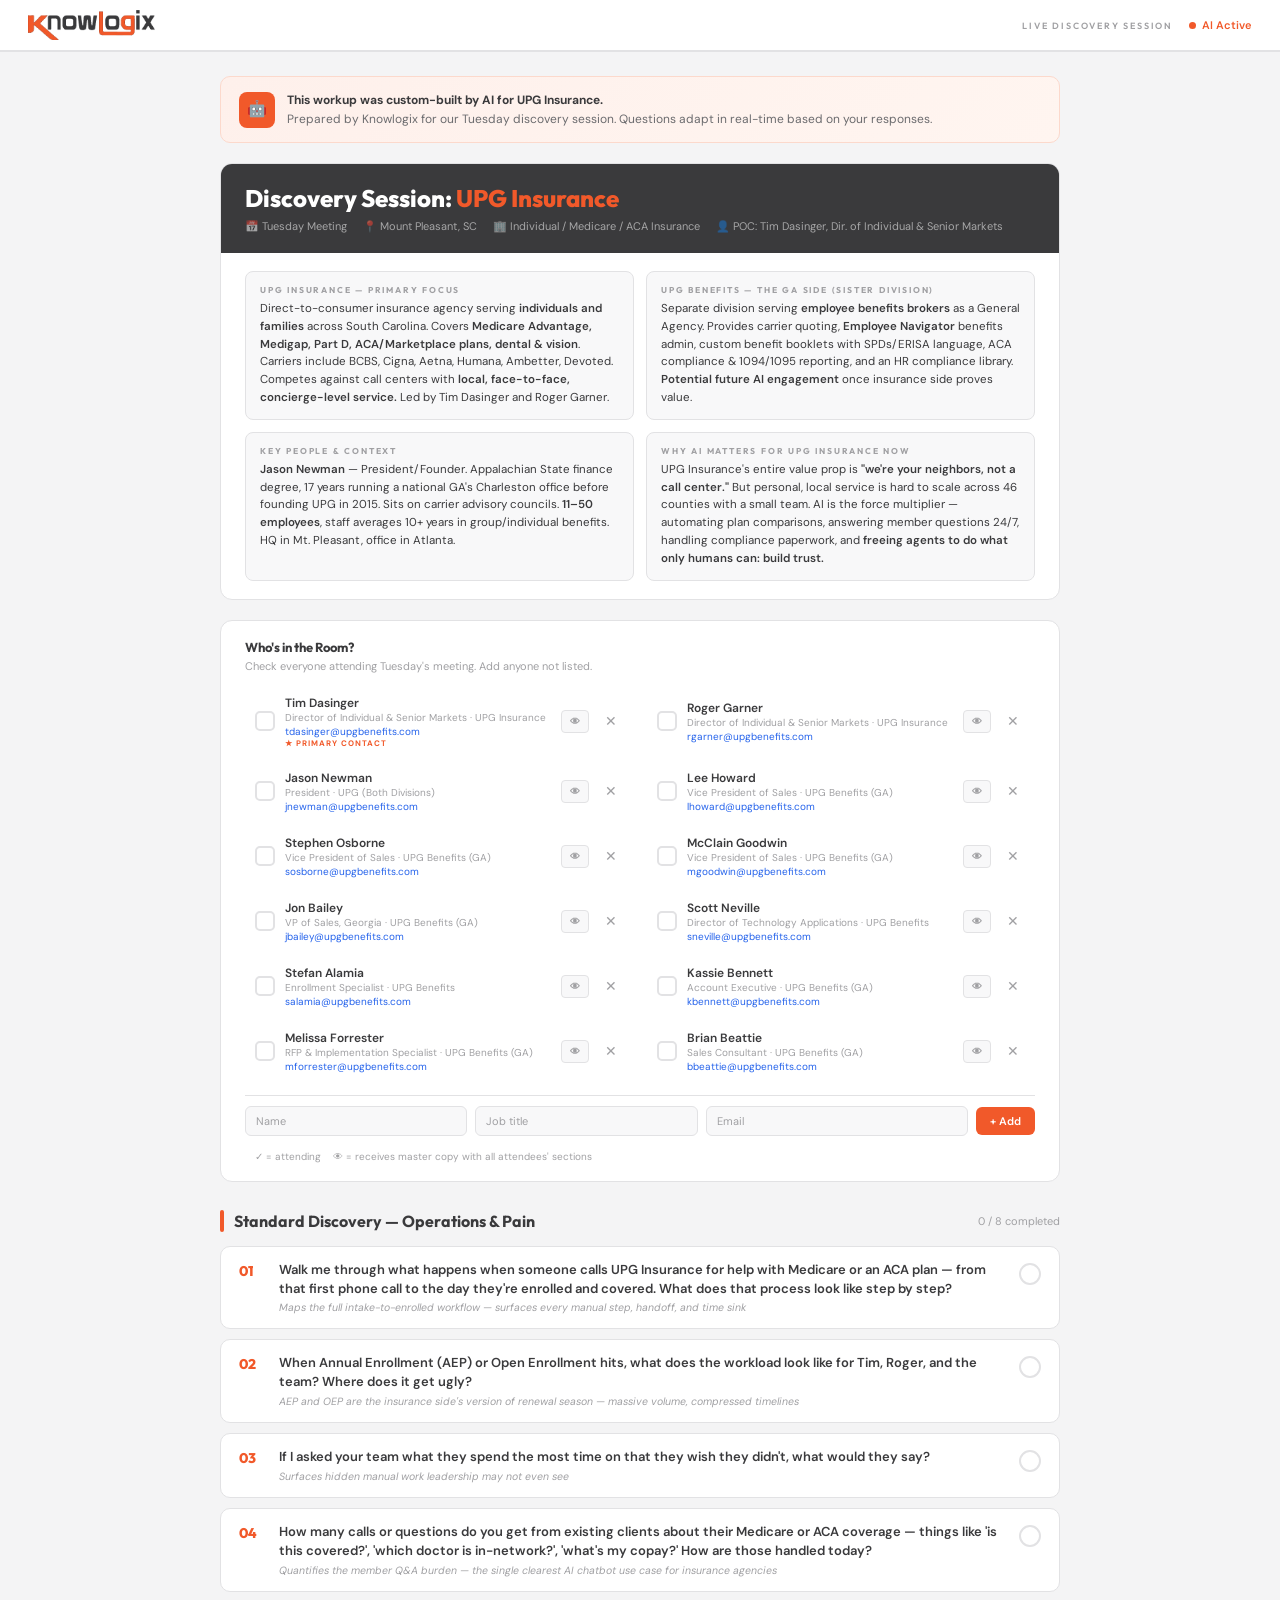
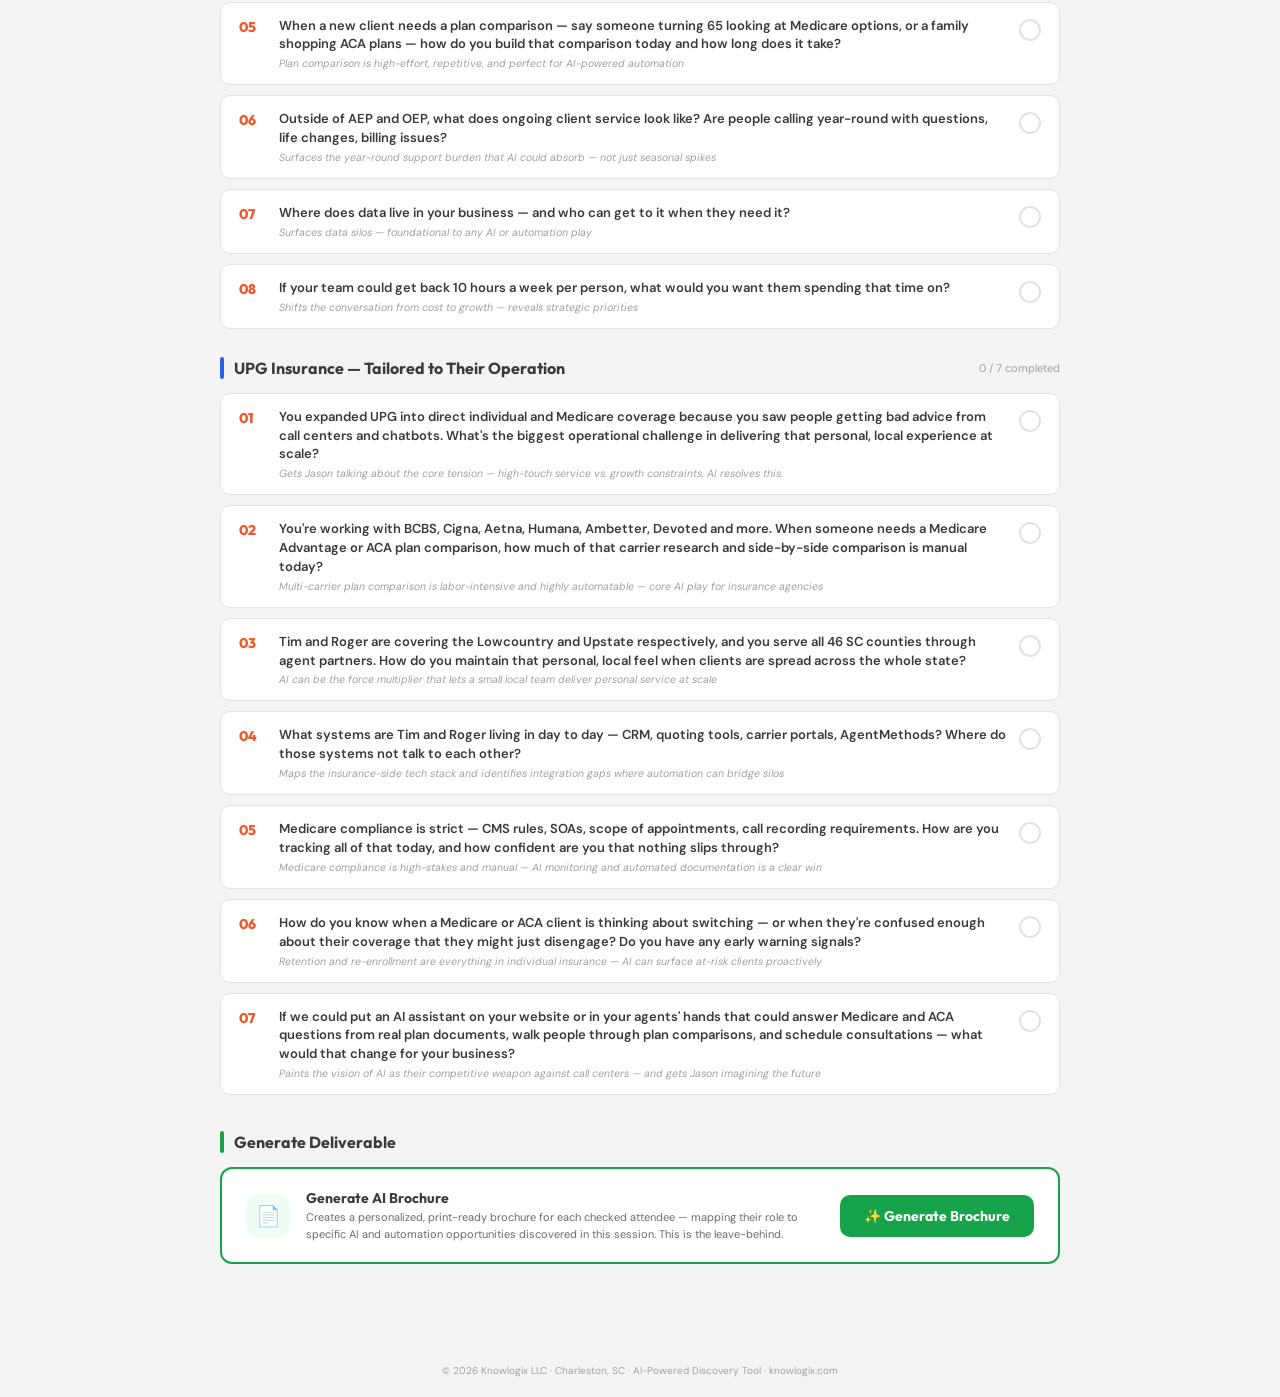
<file: index.html>
<!DOCTYPE html>
<html lang="en">
<head>
  <meta charset="UTF-8">
  <meta name="viewport" content="width=device-width, initial-scale=1.0">
  <title>Knowlogix — UPG Discovery Session</title>
  <link rel="stylesheet" href="css/styles.css">
</head>
<body>
<!-- TOP BAR -->
<div class="topbar">
  <img src="assets/knowlogix-logo.png" alt="Knowlogix">
  <div class="topbar-right">
    <span class="topbar-badge">Live Discovery Session</span>
    <span class="topbar-status"><span class="dot"></span> AI Active</span>
  </div>
</div>

<div class="container">

  <!-- AI BANNER -->
  <div class="ai-banner">
    <div class="icon-ai">🤖</div>
    <div>
      <strong>This workup was custom-built by AI for UPG Insurance.</strong><br>
      Prepared by Knowlogix for our Tuesday discovery session. Questions adapt in real-time based on your responses.
    </div>
  </div>

  <!-- CUSTOM UPG HEADER -->
  <div class="custom-header">
    <div class="custom-header-top">
      <h1>Discovery Session: <span>UPG Insurance</span></h1>
      <div class="custom-header-meta">
        <span>📅 Tuesday Meeting</span>
        <span>📍 Mount Pleasant, SC</span>
        <span>🏢 Individual / Medicare / ACA Insurance</span>
        <span>👤 POC: Tim Dasinger, Dir. of Individual & Senior Markets</span>
      </div>
    </div>
    <div class="custom-header-body">
      <div class="intel-grid">
        <div class="intel-card">
          <div class="intel-card-label">UPG Insurance — Primary Focus</div>
          <div class="intel-card-content">
            Direct-to-consumer insurance agency serving <strong>individuals and families</strong> across South Carolina. Covers <strong>Medicare Advantage, Medigap, Part D, ACA/Marketplace plans, dental & vision</strong>. Carriers include BCBS, Cigna, Aetna, Humana, Ambetter, Devoted. Competes against call centers with <strong>local, face-to-face, concierge-level service.</strong> Led by Tim Dasinger and Roger Garner.
          </div>
        </div>
        <div class="intel-card">
          <div class="intel-card-label">UPG Benefits — The GA Side (Sister Division)</div>
          <div class="intel-card-content">
            Separate division serving <strong>employee benefits brokers</strong> as a General Agency. Provides carrier quoting, <strong>Employee Navigator</strong> benefits admin, custom benefit booklets with SPDs/ERISA language, ACA compliance & 1094/1095 reporting, and an HR compliance library. <strong>Potential future AI engagement</strong> once insurance side proves value.
          </div>
        </div>
        <div class="intel-card">
          <div class="intel-card-label">Key People & Context</div>
          <div class="intel-card-content">
            <strong>Jason Newman</strong> — President/Founder. Appalachian State finance degree, 17 years running a national GA's Charleston office before founding UPG in 2015. Sits on carrier advisory councils. <strong>11–50 employees</strong>, staff averages 10+ years in group/individual benefits. HQ in Mt. Pleasant, office in Atlanta.
          </div>
        </div>
        <div class="intel-card">
          <div class="intel-card-label">Why AI Matters for UPG Insurance Now</div>
          <div class="intel-card-content">
            UPG Insurance's entire value prop is <strong>"we're your neighbors, not a call center."</strong> But personal, local service is hard to scale across 46 counties with a small team. AI is the force multiplier — automating plan comparisons, answering member questions 24/7, handling compliance paperwork, and <strong>freeing agents to do what only humans can: build trust.</strong>
          </div>
        </div>
      </div>
    </div>
  </div>

  <!-- SECTION 1: STANDARD DISCOVERY -->

  <!-- ATTENDEE PICKER -->
  <div class="attendees-section">
    <div class="attendees-title">Who's in the Room?</div>
    <div class="attendees-sub">Check everyone attending Tuesday's meeting. Add anyone not listed.</div>
    <div class="attendee-grid" id="attendee-grid">
    </div>
  </div>

  <div class="section-header">
    <div class="bar"></div>
    <h2>Standard Discovery — Operations & Pain</h2>
    <span class="count" id="count-standard">0 / 8 completed</span>
  </div>
  <div id="standard-questions"></div>

  <!-- SECTION 2: UPG-SPECIFIC -->
  <div class="section-header">
    <div class="bar" style="background: var(--blue);"></div>
    <h2>UPG Insurance — Tailored to Their Operation</h2>
    <span class="count" id="count-custom">0 / 7 completed</span>
  </div>
  <div id="custom-questions"></div>

  <!-- GENERATE BROCHURE SECTION -->
  <div class="section-header" style="margin-top:36px;">
    <div class="bar" style="background:var(--green);"></div>
    <h2>Generate Deliverable</h2>
  </div>
  <div class="gen-brochure-section">
    <div class="gen-brochure-inner">
      <div class="gen-icon">📄</div>
      <div class="gen-text">
        <div class="gen-title">Generate AI Brochure</div>
        <div class="gen-desc">Creates a personalized, print-ready brochure for each checked attendee — mapping their role to specific AI and automation opportunities discovered in this session. This is the leave-behind.</div>
      </div>
      <button class="btn-generate-brochure" id="btn-brochure" onclick="generateBrochure()">
        ✨ Generate Brochure
      </button>
    </div>
    <div id="brochure-loading" style="display:none;" class="brochure-loading">
      <div class="spinner"></div>
      <span>AI is building your personalized brochure — analyzing notes, attendees, and opportunity signals...</span>
    </div>
  </div>

  <!-- BROCHURE OUTPUT -->
  <div id="brochure-output"></div>

</div>

<div class="app-footer">
  © 2026 Knowlogix LLC · Charleston, SC · AI-Powered Discovery Tool · knowlogix.com
</div>

<script src="js/app.js"></script>
</body>
</html>
</file>
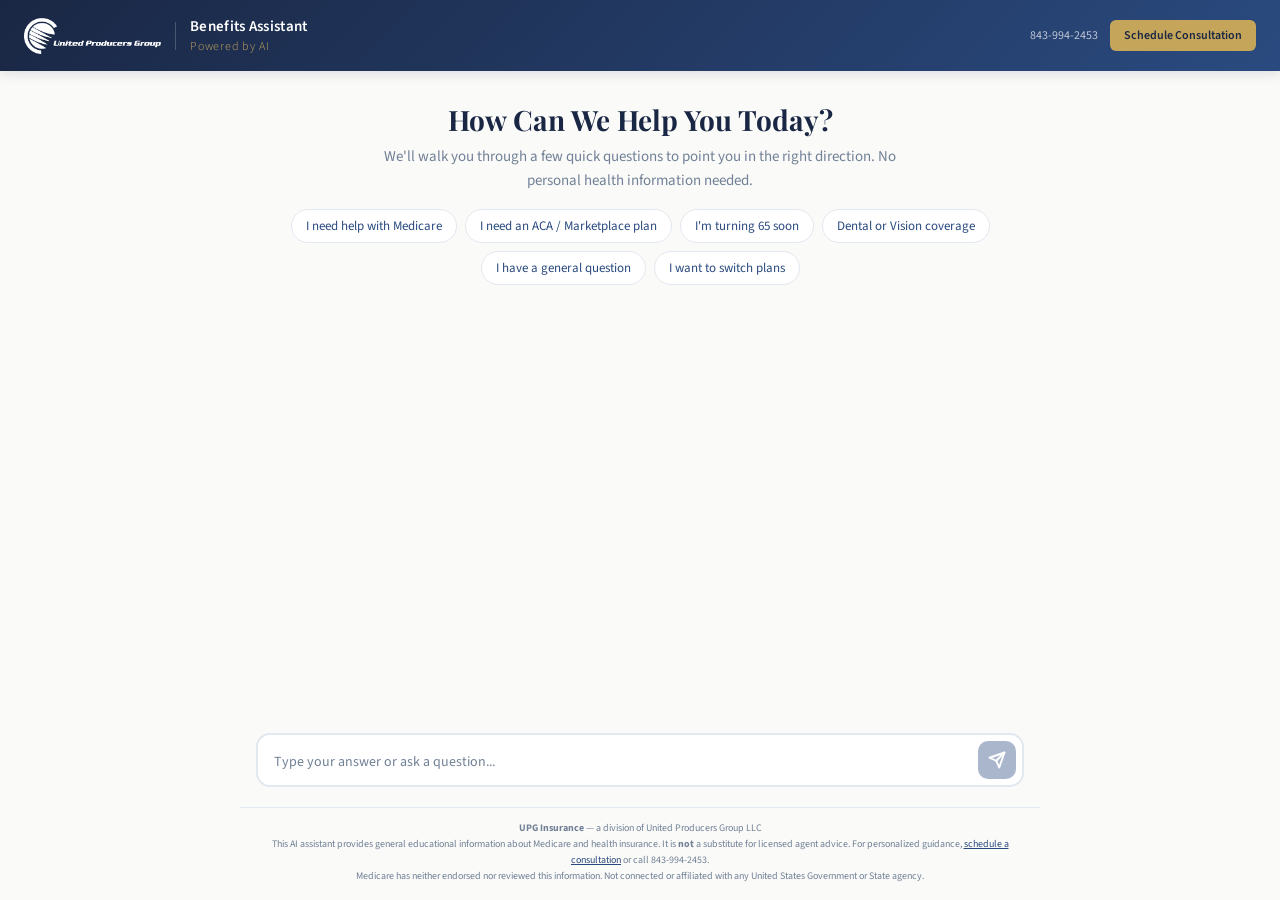
<file: chatbot/index.html>
<!DOCTYPE html>
<html lang="en">
<head>
<meta charset="UTF-8">
<meta name="viewport" content="width=device-width, initial-scale=1.0">
<title>UPG Insurance — Benefits Assistant</title>
<link rel="preconnect" href="https://fonts.googleapis.com">
<link href="https://fonts.googleapis.com/css2?family=Source+Sans+3:wght@300;400;500;600;700&family=Playfair+Display:wght@700&display=swap" rel="stylesheet">
<style>
:root {
  --upg-navy: #1a2744;
  --upg-blue: #2a4a7f;
  --upg-sky: #4a90d9;
  --upg-gold: #c5a55a;
  --upg-warm: #f5f0e8;
  --upg-bg: #fafaf8;
  --upg-white: #ffffff;
  --upg-text: #2d3748;
  --upg-muted: #718096;
  --upg-light: #e2e8f0;
  --upg-green: #38a169;
  --upg-red: #e53e3e;
}

* { margin:0; padding:0; box-sizing:border-box; }

body {
  font-family: 'Source Sans 3', -apple-system, sans-serif;
  background: var(--upg-bg);
  color: var(--upg-text);
  min-height: 100vh;
  display: flex;
  flex-direction: column;
}

/* ── HEADER ── */
.header {
  background: linear-gradient(135deg, var(--upg-navy) 0%, var(--upg-blue) 100%);
  padding: 16px 24px;
  display: flex;
  justify-content: space-between;
  align-items: center;
  box-shadow: 0 2px 12px rgba(26,39,68,0.15);
}
.header-left {
  display: flex;
  align-items: center;
  gap: 14px;
}
.header-logo {
  height: 36px;
  width: auto;
  filter: brightness(0) invert(1);
}
.header-divider {
  width: 1px;
  height: 28px;
  background: rgba(255,255,255,0.2);
}
.header-title {
  color: #fff;
  font-size: 15px;
  font-weight: 600;
  letter-spacing: 0.3px;
}
.header-title span {
  color: var(--upg-gold);
  font-weight: 300;
  font-size: 12px;
  display: block;
  margin-top: 1px;
  letter-spacing: 0.8px;
}
.header-right {
  display: flex;
  align-items: center;
  gap: 12px;
}
.header-phone {
  color: rgba(255,255,255,0.7);
  font-size: 12px;
  text-decoration: none;
}
.header-phone:hover { color: #fff; }
.btn-schedule {
  background: var(--upg-gold);
  color: var(--upg-navy);
  border: none;
  padding: 7px 14px;
  border-radius: 6px;
  font-family: 'Source Sans 3', sans-serif;
  font-size: 12px;
  font-weight: 600;
  cursor: pointer;
  text-decoration: none;
  transition: background 0.15s;
}
.btn-schedule:hover { background: #d4b46a; }

/* ── CHAT CONTAINER ── */
.chat-container {
  flex: 1;
  max-width: 800px;
  width: 100%;
  margin: 0 auto;
  display: flex;
  flex-direction: column;
  padding: 0 16px;
}

/* ── WELCOME ── */
.welcome {
  text-align: center;
  padding: 32px 20px 16px;
}
.welcome h1 {
  font-family: 'Playfair Display', serif;
  font-size: 28px;
  color: var(--upg-navy);
  margin-bottom: 8px;
  line-height: 1.2;
}
.welcome p {
  font-size: 15px;
  color: var(--upg-muted);
  max-width: 520px;
  margin: 0 auto 16px;
  line-height: 1.6;
}
.quick-topics {
  display: flex;
  flex-wrap: wrap;
  gap: 8px;
  justify-content: center;
  margin-top: 12px;
}
.topic-chip {
  background: var(--upg-white);
  border: 1px solid var(--upg-light);
  border-radius: 20px;
  padding: 7px 14px;
  font-size: 13px;
  color: var(--upg-blue);
  cursor: pointer;
  transition: all 0.15s;
  font-family: 'Source Sans 3', sans-serif;
}
.topic-chip:hover {
  background: var(--upg-blue);
  color: #fff;
  border-color: var(--upg-blue);
}

/* ── MESSAGES ── */
.messages {
  flex: 1;
  overflow-y: auto;
  padding: 8px 0 16px;
  display: flex;
  flex-direction: column;
  gap: 12px;
}
.msg {
  display: flex;
  gap: 10px;
  max-width: 85%;
  animation: fadeIn 0.3s ease;
}
@keyframes fadeIn {
  from { opacity: 0; transform: translateY(6px); }
  to { opacity: 1; transform: translateY(0); }
}
.msg.user {
  align-self: flex-end;
  flex-direction: row-reverse;
}
.msg-avatar {
  width: 32px;
  height: 32px;
  border-radius: 50%;
  display: flex;
  align-items: center;
  justify-content: center;
  font-size: 14px;
  flex-shrink: 0;
  margin-top: 2px;
}
.msg.assistant .msg-avatar {
  background: var(--upg-navy);
  color: var(--upg-gold);
  font-weight: 700;
  font-size: 11px;
}
.msg.user .msg-avatar {
  background: var(--upg-sky);
  color: #fff;
}
.msg-bubble {
  padding: 12px 16px;
  border-radius: 14px;
  font-size: 14px;
  line-height: 1.65;
}
.msg.assistant .msg-bubble {
  background: var(--upg-white);
  border: 1px solid var(--upg-light);
  border-bottom-left-radius: 4px;
  color: var(--upg-text);
}
.msg.user .msg-bubble {
  background: var(--upg-blue);
  color: #fff;
  border-bottom-right-radius: 4px;
}
.msg-bubble p { margin-bottom: 8px; }
.msg-bubble p:last-child { margin-bottom: 0; }
.msg-bubble strong { font-weight: 600; }
.msg-bubble ul, .msg-bubble ol {
  margin: 6px 0 6px 18px;
}
.msg-bubble li { margin-bottom: 4px; }

/* ── CHOICE CHIPS ── */
.choices-row {
  display: flex;
  flex-wrap: wrap;
  gap: 8px;
  margin-top: 8px;
  max-width: 85%;
  animation: fadeIn 0.3s ease;
}
.choice-chip {
  background: var(--upg-white);
  border: 2px solid var(--upg-sky);
  border-radius: 22px;
  padding: 9px 18px;
  font-size: 13px;
  font-weight: 500;
  color: var(--upg-blue);
  cursor: pointer;
  transition: all 0.15s;
  font-family: 'Source Sans 3', sans-serif;
}
.choice-chip:hover {
  background: var(--upg-blue);
  color: #fff;
  border-color: var(--upg-blue);
}
.choice-chip.selected {
  background: var(--upg-blue);
  color: #fff;
  border-color: var(--upg-blue);
  pointer-events: none;
  opacity: 0.7;
}

/* ── BOOKING CTA ── */
.booking-cta {
  background: linear-gradient(135deg, var(--upg-navy) 0%, var(--upg-blue) 100%);
  border-radius: 14px;
  padding: 20px 24px;
  margin-top: 8px;
  max-width: 85%;
  animation: fadeIn 0.4s ease;
}
.booking-cta-title {
  font-family: 'Playfair Display', serif;
  font-size: 18px;
  color: #fff;
  margin-bottom: 6px;
}
.booking-cta-text {
  font-size: 13px;
  color: rgba(255,255,255,0.8);
  line-height: 1.55;
  margin-bottom: 14px;
}
.booking-cta-buttons {
  display: flex;
  flex-wrap: wrap;
  gap: 10px;
}
.btn-book {
  padding: 10px 20px;
  border-radius: 8px;
  border: none;
  font-family: 'Source Sans 3', sans-serif;
  font-size: 13px;
  font-weight: 600;
  cursor: pointer;
  text-decoration: none;
  display: inline-flex;
  align-items: center;
  gap: 6px;
  transition: all 0.15s;
}
.btn-book.primary {
  background: var(--upg-gold);
  color: var(--upg-navy);
}
.btn-book.primary:hover { background: #d4b46a; }
.btn-book.secondary {
  background: rgba(255,255,255,0.15);
  color: #fff;
  border: 1px solid rgba(255,255,255,0.3);
}
.btn-book.secondary:hover { background: rgba(255,255,255,0.25); }
.booking-sent {
  margin-top: 10px;
  font-size: 12px;
  color: var(--upg-gold);
  display: none;
}

.typing-indicator {
  display: flex;
  gap: 4px;
  padding: 4px 0;
  align-items: center;
}
.typing-dot {
  width: 7px; height: 7px;
  border-radius: 50%;
  background: var(--upg-muted);
  animation: typing 1.2s infinite;
}
.typing-dot:nth-child(2) { animation-delay: 0.2s; }
.typing-dot:nth-child(3) { animation-delay: 0.4s; }
@keyframes typing {
  0%, 60%, 100% { opacity: 0.3; transform: scale(0.8); }
  30% { opacity: 1; transform: scale(1); }
}

/* ── INPUT ── */
.input-area {
  padding: 12px 0 20px;
  position: sticky;
  bottom: 0;
  background: var(--upg-bg);
}
.input-row {
  display: flex;
  gap: 8px;
  background: var(--upg-white);
  border: 2px solid var(--upg-light);
  border-radius: 14px;
  padding: 6px 6px 6px 16px;
  align-items: flex-end;
  transition: border-color 0.2s;
}
.input-row:focus-within {
  border-color: var(--upg-sky);
}
.input-row textarea {
  flex: 1;
  border: none;
  outline: none;
  font-family: 'Source Sans 3', sans-serif;
  font-size: 14px;
  color: var(--upg-text);
  resize: none;
  min-height: 24px;
  max-height: 120px;
  padding: 6px 0;
  line-height: 1.5;
  background: transparent;
}
.input-row textarea::placeholder { color: var(--upg-muted); }
.btn-send {
  width: 38px;
  height: 38px;
  border-radius: 10px;
  border: none;
  background: var(--upg-blue);
  color: #fff;
  cursor: pointer;
  display: flex;
  align-items: center;
  justify-content: center;
  flex-shrink: 0;
  transition: background 0.15s;
}
.btn-send:hover { background: var(--upg-navy); }
.btn-send:disabled { opacity: 0.4; cursor: not-allowed; }
.btn-send svg { width: 18px; height: 18px; }

/* ── FOOTER ── */
.footer {
  text-align: center;
  padding: 12px 20px 16px;
  font-size: 10px;
  color: var(--upg-muted);
  line-height: 1.6;
  border-top: 1px solid var(--upg-light);
  max-width: 800px;
  width: 100%;
  margin: 0 auto;
}
.footer a { color: var(--upg-blue); }

/* ── RESPONSIVE ── */
@media (max-width: 600px) {
  .header { padding: 12px 16px; }
  .header-phone { display: none; }
  .welcome h1 { font-size: 22px; }
  .welcome p { font-size: 14px; }
  .msg { max-width: 92%; }
  .choices-row { max-width: 92%; }
  .booking-cta { max-width: 92%; }
  .quick-topics { gap: 6px; }
  .topic-chip { font-size: 12px; padding: 6px 11px; }
}
</style>
</head>
<body>

<!-- HEADER -->
<div class="header">
  <div class="header-left">
    <img class="header-logo" src="../assets/UPG-Logo_light_blue_457x120.png" alt="UPG Insurance" onerror="this.style.display='none'">
    <div class="header-divider"></div>
    <div class="header-title">
      Benefits Assistant
      <span>Powered by AI</span>
    </div>
  </div>
  <div class="header-right">
    <a href="tel:843-994-2453" class="header-phone">843-994-2453</a>
    <a href="https://www.upginsurance.com/home/scheduler" target="_blank" class="btn-schedule">Schedule Consultation</a>
  </div>
</div>

<!-- CHAT -->
<div class="chat-container">

  <div class="welcome" id="welcome">
    <h1>How Can We Help You Today?</h1>
    <p>We'll walk you through a few quick questions to point you in the right direction. No personal health information needed.</p>
    <div class="quick-topics">
      <div class="topic-chip" onclick="startGuided('medicare')">I need help with Medicare</div>
      <div class="topic-chip" onclick="startGuided('aca')">I need an ACA / Marketplace plan</div>
      <div class="topic-chip" onclick="startGuided('turning65')">I'm turning 65 soon</div>
      <div class="topic-chip" onclick="startGuided('dental_vision')">Dental or Vision coverage</div>
      <div class="topic-chip" onclick="startGuided('general')">I have a general question</div>
      <div class="topic-chip" onclick="startGuided('switching')">I want to switch plans</div>
    </div>
  </div>

  <div class="messages" id="messages"></div>

</div>

<!-- INPUT -->
<div class="input-area">
  <div style="max-width:800px;margin:0 auto;padding:0 16px;">
    <div class="input-row">
      <textarea id="user-input" placeholder="Type your answer or ask a question..." rows="1" onkeydown="handleKey(event)" oninput="autoResize(this)"></textarea>
      <button class="btn-send" id="btn-send" onclick="sendMessage()" disabled>
        <svg viewBox="0 0 24 24" fill="none" stroke="currentColor" stroke-width="2.5" stroke-linecap="round" stroke-linejoin="round"><line x1="22" y1="2" x2="11" y2="13"/><polygon points="22 2 15 22 11 13 2 9 22 2"/></svg>
      </button>
    </div>
  </div>
</div>

<!-- FOOTER -->
<div class="footer">
  <strong>UPG Insurance</strong> — a division of United Producers Group LLC<br>
  This AI assistant provides general educational information about Medicare and health insurance.
  It is <strong>not</strong> a substitute for licensed agent advice. For personalized guidance, <a href="https://www.upginsurance.com/home/scheduler">schedule a consultation</a> or call 843-994-2453.<br>
  Medicare has neither endorsed nor reviewed this information. Not connected or affiliated with any United States Government or State agency.
</div>

<script>
// ── CONFIG ──
const AI_PROXY_URL = 'https://n8n.srv1047408.hstgr.cloud/webhook/upg-ai';
const SUMMARY_WEBHOOK_URL = 'https://n8n.srv1047408.hstgr.cloud/webhook/upg-chat-summary';
const SCHEDULER_URL = 'https://www.upginsurance.com/home/scheduler';

// ── STATE ──
const conversationHistory = [];
const summaryData = { topic: '', answers: [], recommendation: '' };
let isGenerating = false;
let bookingOffered = false;

// ── SYSTEM PROMPT ──
const SYSTEM_PROMPT = `You are the UPG Insurance Benefits Assistant. You guide users through a structured conversation to help them understand their insurance options.

=== CONVERSATION STYLE ===

1. Ask ONE question at a time. Keep it simple and conversational.
2. After each question, provide 2-5 suggested answer choices when applicable.
3. Always allow the user to type their own answer — choices are suggestions, not limits.
4. Build on previous answers to narrow down what's relevant.
5. Do NOT dump all information at once. Reveal information step by step based on what the user tells you.

=== RESPONSE FORMAT ===

CRITICAL: Your ENTIRE response must be ONLY a single JSON object. No text before it, no text after it. No markdown code fences. ONLY the JSON object:

{
  "message": "Your conversational message here. Use **bold** for emphasis. Use \\n for line breaks.",
  "choices": ["Choice 1", "Choice 2", "Choice 3"],
  "handoff": false,
  "summary": "Brief one-line summary of what was learned this turn"
}

- "choices": array of 2-5 short answer options. Use [] (empty array) when a free-text answer is more appropriate (like asking for a county or general question).
- "handoff": set to true when you've provided enough general guidance and the user would benefit from speaking with a licensed agent. This includes: specific plan comparisons, cost questions, enrollment assistance, eligibility determinations, or when you've walked them through the basics and next steps involve personalized advice.
- "summary": a brief factual summary of what the user shared or what was discussed this turn (for agent handoff notes). Never include PII.

=== CRITICAL RULES ===

1. ONLY answer from the APPROVED KNOWLEDGE BASE below. If the answer is not covered, acknowledge what you can help with and set handoff to true.
2. NEVER invent or guess specific dollar amounts, premium costs, income thresholds, copay amounts, or deductible amounts.
3. NEVER provide information about specific carrier plans, plan names, formularies, or provider networks.
4. NEVER provide medical advice or recommend specific plans for a user's situation.
5. NEVER collect or ask for: Social Security numbers, dates of birth, full names, addresses, phone numbers, email addresses, health conditions, medications, income amounts, or any personally identifiable information (PII). You may ask general questions like age range, county of residence, or type of coverage sought.
6. Keep individual messages concise — 2-4 sentences max, then ask your next question.
7. When handoff is true, your message should warmly invite them to speak with an agent and summarize what was discussed.

=== ABOUT UPG INSURANCE ===

- UPG Insurance is a division of United Producers Group LLC, based in South Carolina.
- They serve individuals and families across all 46 South Carolina counties.
- Products: Medicare Advantage, Medicare Supplement (Medigap), Medicare Part D, ACA/Marketplace plans, dental, vision.
- Local, personal, face-to-face guidance — not a call center.
- Phone: 843-994-2453
- Website: upginsurance.com

=== APPROVED KNOWLEDGE BASE ===

MEDICARE OVERVIEW:
- Federal health insurance for people 65+, certain younger people with disabilities, and people with ESRD or ALS.
- Four parts: A (hospital), B (medical), C (Medicare Advantage), D (prescriptions).

MEDICARE PART A (Hospital Insurance):
- Covers: inpatient hospital stays, skilled nursing facility care, hospice, some home health.
- Most people don't pay a Part A premium if they/spouse paid Medicare taxes for 40+ quarters.
- Has deductibles and coinsurance.

MEDICARE PART B (Medical Insurance):
- Covers: doctor visits, outpatient care, preventive services, durable medical equipment.
- Monthly premium varies by income (IRMAA). Contact UPG for current amounts.
- Annual deductible, then Medicare pays 80%, you pay 20% (no cap).
- Late enrollment penalty if you don't sign up when first eligible without qualifying coverage.

MEDICARE PART C (Medicare Advantage):
- Private plans approved by Medicare providing Part A + B coverage, most include Part D.
- Many include extra benefits: dental, vision, hearing, fitness.
- Plan types: HMO, PPO, PFFS, SNP.
- Must have Parts A and B to enroll.

MEDICARE PART D (Prescription Drug Coverage):
- Covers prescriptions through private plans.
- Each plan has its own formulary.
- Coverage phases: deductible, initial coverage, coverage gap ("donut hole"), catastrophic.
- Late enrollment penalty if without creditable coverage for 63+ days.

MEDICARE SUPPLEMENT (MEDIGAP):
- Helps pay costs Original Medicare doesn't — deductibles, copays, coinsurance.
- Standardized plans labeled A through N.
- Plan F unavailable to those newly eligible after Jan 1, 2020. Plan G is most comprehensive for new beneficiaries.
- Does NOT include drug coverage — need separate Part D.
- Cannot have Medigap AND Medicare Advantage simultaneously.
- Best time to buy: 6-month Medigap Open Enrollment starting month you turn 65 + enrolled in Part B.

MEDICARE ENROLLMENT PERIODS:
- IEP: 7 months around 65th birthday.
- AEP: Oct 15 – Dec 7 (changes effective Jan 1).
- OEP: Jan 1 – Mar 31 (for current MA members, one change).
- SEPs: qualifying life events.

ACA / MARKETPLACE:
- For individuals/families without employer coverage, Medicare, or Medicaid.
- Open Enrollment: typically Nov 1 – Jan 15.
- SEPs for qualifying life events.
- Metal tiers: Bronze, Silver, Gold, Platinum.
- Premium Tax Credits based on income relative to Federal Poverty Level.
- Cost-Sharing Reductions only with Silver plans at qualifying income levels.
- All plans cover 10 Essential Health Benefits.

DENTAL INSURANCE:
- Categories: preventive, basic, major. Each covered at different percentages.
- Annual maximums. Waiting periods common for basic/major.
- NOT included in Original Medicare. Some MA plans include dental.

VISION INSURANCE:
- Covers annual exams, allowances for frames/lenses/contacts.
- NOT included in Original Medicare. Some MA plans include vision.

=== END OF KNOWLEDGE BASE ===

Remember: ONE question at a time. Be warm and patient. Many users are seniors. Use plain language.`;

// ── GUIDED START ──
function startGuided(topic) {
  document.getElementById('welcome').style.display = 'none';
  summaryData.topic = topic;

  const starters = {
    medicare: "I need help understanding Medicare",
    aca: "I need an ACA or Marketplace health plan",
    turning65: "I'm turning 65 soon and need to figure out my insurance options",
    dental_vision: "I'm looking for dental or vision coverage",
    general: "I have a general question about health insurance",
    switching: "I want to switch my current insurance plan"
  };

  document.getElementById('user-input').value = starters[topic] || starters.general;
  sendMessage();
}

// ── SEND MESSAGE ──
async function sendMessage(choiceText) {
  const input = document.getElementById('user-input');
  const text = choiceText || input.value.trim();
  if (!text || isGenerating) return;

  document.getElementById('welcome').style.display = 'none';
  disableChoices();

  addMessage('user', text);
  conversationHistory.push({ role: 'user', content: text });
  input.value = '';
  input.style.height = 'auto';
  document.getElementById('btn-send').disabled = true;
  isGenerating = true;

  const typingId = showTyping();

  try {
    const response = await fetch(AI_PROXY_URL, {
      method: 'POST',
      headers: { 'Content-Type': 'application/json' },
      body: JSON.stringify({
        model: 'claude-haiku-4-5-20251001',
        max_tokens: 1000,
        system: SYSTEM_PROMPT,
        messages: conversationHistory
      })
    });

    const data = await response.json();
    const rawReply = (data.content || []).map(b => b.text || '').join('');

    removeTyping(typingId);

    let parsed;
    try {
      // Try to extract JSON from anywhere in the response
      const jsonMatch = rawReply.match(/\{[\s\S]*"message"[\s\S]*\}/);
      if (jsonMatch) {
        parsed = JSON.parse(jsonMatch[0]);
      } else {
        const cleaned = rawReply.replace(/```json|```/g, '').trim();
        parsed = JSON.parse(cleaned);
      }
    } catch(e) {
      // Fallback: strip any JSON block and show as plain text
      const textOnly = rawReply.replace(/```json[\s\S]*?```/g, '').replace(/\{[\s\S]*"message"[\s\S]*\}/g, '').trim();
      parsed = { message: textOnly || rawReply, choices: [], handoff: false, summary: '' };
    }

    // Store the raw JSON as the assistant message for conversation continuity
    conversationHistory.push({ role: 'assistant', content: rawReply });

    // Track summary
    if (parsed.summary) {
      summaryData.answers.push(parsed.summary);
    }

    // Render the message
    addMessage('assistant', parsed.message);

    // Render choices if any
    if (parsed.choices && parsed.choices.length > 0) {
      addChoices(parsed.choices);
    }

    // Show booking CTA if handoff
    if (parsed.handoff && !bookingOffered) {
      bookingOffered = true;
      summaryData.recommendation = parsed.message;
      showBookingCTA();
    }

  } catch(err) {
    removeTyping(typingId);
    addMessage('assistant', "I'm having trouble connecting right now. Please try again, or call UPG Insurance directly at **843-994-2453** — our team is happy to help.");
  }

  isGenerating = false;
  checkSendButton();
}

// ── UI: MESSAGES ──
function addMessage(role, content) {
  const messagesEl = document.getElementById('messages');
  const avatar = role === 'assistant' ? 'UPG' : '&#128100;';

  let html = content
    .replace(/\*\*(.*?)\*\*/g, '<strong>$1</strong>')
    .replace(/\\n/g, '\n')
    .replace(/\n- /g, '\n<li>')
    .replace(/\n\d+\. /g, '\n<li>')
    .replace(/\n/g, '<br>');

  if (html.includes('<li>')) {
    html = html.replace(/(<li>.*?)(?=<br><li>|<br><br>|$)/gs, '<ul>$1</ul>');
  }

  const msgEl = document.createElement('div');
  msgEl.className = `msg ${role}`;
  msgEl.innerHTML = `
    <div class="msg-avatar">${avatar}</div>
    <div class="msg-bubble">${html}</div>
  `;
  messagesEl.appendChild(msgEl);
  messagesEl.scrollTop = messagesEl.scrollHeight;
}

// ── UI: CHOICES ──
function addChoices(choices) {
  const messagesEl = document.getElementById('messages');
  const row = document.createElement('div');
  row.className = 'choices-row';
  row.id = 'active-choices';

  choices.forEach(choice => {
    const chip = document.createElement('button');
    chip.className = 'choice-chip';
    chip.textContent = choice;
    chip.onclick = () => selectChoice(choice, chip);
    row.appendChild(chip);
  });

  messagesEl.appendChild(row);
  messagesEl.scrollTop = messagesEl.scrollHeight;
}

function selectChoice(text, chipEl) {
  // Mark selected
  chipEl.classList.add('selected');
  disableChoices();
  sendMessage(text);
}

function disableChoices() {
  const active = document.getElementById('active-choices');
  if (active) {
    active.id = '';
    active.querySelectorAll('.choice-chip').forEach(c => {
      c.style.pointerEvents = 'none';
      c.style.opacity = '0.5';
    });
  }
}

// ── UI: BOOKING CTA ──
function showBookingCTA() {
  const messagesEl = document.getElementById('messages');
  const cta = document.createElement('div');
  cta.className = 'booking-cta';
  cta.innerHTML = `
    <div class="booking-cta-title">Ready for the Next Step?</div>
    <div class="booking-cta-text">
      Based on our conversation, a quick call with a licensed UPG agent would help you get specific answers and find the right plan. We'll include a summary of what we discussed so you don't have to repeat anything.
    </div>
    <div class="booking-cta-buttons">
      <a href="${SCHEDULER_URL}" target="_blank" class="btn-book primary" onclick="sendSummaryToAgent()">
        &#128197; Schedule a Free Consultation
      </a>
      <a href="tel:843-994-2453" class="btn-book secondary">
        &#128222; Call 843-994-2453
      </a>
    </div>
    <div class="booking-sent" id="booking-sent">&#10003; Conversation summary sent to UPG team</div>
  `;
  messagesEl.appendChild(cta);
  messagesEl.scrollTop = messagesEl.scrollHeight;
}

// ── SUMMARY & HANDOFF ──
function buildSummary() {
  const topicLabels = {
    medicare: 'Medicare',
    aca: 'ACA / Marketplace',
    turning65: 'Turning 65',
    dental_vision: 'Dental & Vision',
    general: 'General Question',
    switching: 'Plan Switch'
  };

  let summary = `CONVERSATION SUMMARY\n`;
  summary += `Topic: ${topicLabels[summaryData.topic] || 'General'}\n`;
  summary += `Date: ${new Date().toLocaleDateString('en-US', { weekday: 'long', year: 'numeric', month: 'long', day: 'numeric' })}\n\n`;
  summary += `KEY DETAILS:\n`;
  summaryData.answers.forEach((a, i) => {
    summary += `- ${a}\n`;
  });
  summary += `\nFULL CONVERSATION:\n`;
  conversationHistory.forEach(msg => {
    const role = msg.role === 'user' ? 'Visitor' : 'AI Assistant';
    let content = msg.content;
    // For assistant messages, try to extract just the message text
    try {
      const parsed = JSON.parse(content.replace(/```json|```/g, '').trim());
      content = parsed.message || content;
    } catch(e) {}
    summary += `${role}: ${content}\n\n`;
  });

  return summary;
}

async function sendSummaryToAgent() {
  const summary = buildSummary();
  try {
    await fetch(SUMMARY_WEBHOOK_URL, {
      method: 'POST',
      headers: { 'Content-Type': 'application/json' },
      body: JSON.stringify({
        summary: summary,
        topic: summaryData.topic,
        answers: summaryData.answers,
        timestamp: new Date().toISOString(),
        source: 'UPG Benefits Chatbot'
      })
    });
    const sentEl = document.getElementById('booking-sent');
    if (sentEl) sentEl.style.display = 'block';
  } catch(e) {
    // Silent fail — don't block the user from booking
  }
}

// ── UI: TYPING ──
function showTyping() {
  const messagesEl = document.getElementById('messages');
  const id = 'typing-' + Date.now();
  const el = document.createElement('div');
  el.className = 'msg assistant';
  el.id = id;
  el.innerHTML = `
    <div class="msg-avatar">UPG</div>
    <div class="msg-bubble">
      <div class="typing-indicator">
        <div class="typing-dot"></div>
        <div class="typing-dot"></div>
        <div class="typing-dot"></div>
      </div>
    </div>
  `;
  messagesEl.appendChild(el);
  messagesEl.scrollTop = messagesEl.scrollHeight;
  return id;
}

function removeTyping(id) {
  const el = document.getElementById(id);
  if (el) el.remove();
}

// ── INPUT HELPERS ──
function handleKey(e) {
  if (e.key === 'Enter' && !e.shiftKey) {
    e.preventDefault();
    sendMessage();
  }
}

function autoResize(el) {
  el.style.height = 'auto';
  el.style.height = Math.min(el.scrollHeight, 120) + 'px';
  checkSendButton();
}

function checkSendButton() {
  const input = document.getElementById('user-input');
  document.getElementById('btn-send').disabled = !input.value.trim() || isGenerating;
}

document.getElementById('user-input').addEventListener('input', checkSendButton);
</script>
</body>
</html>
</file>
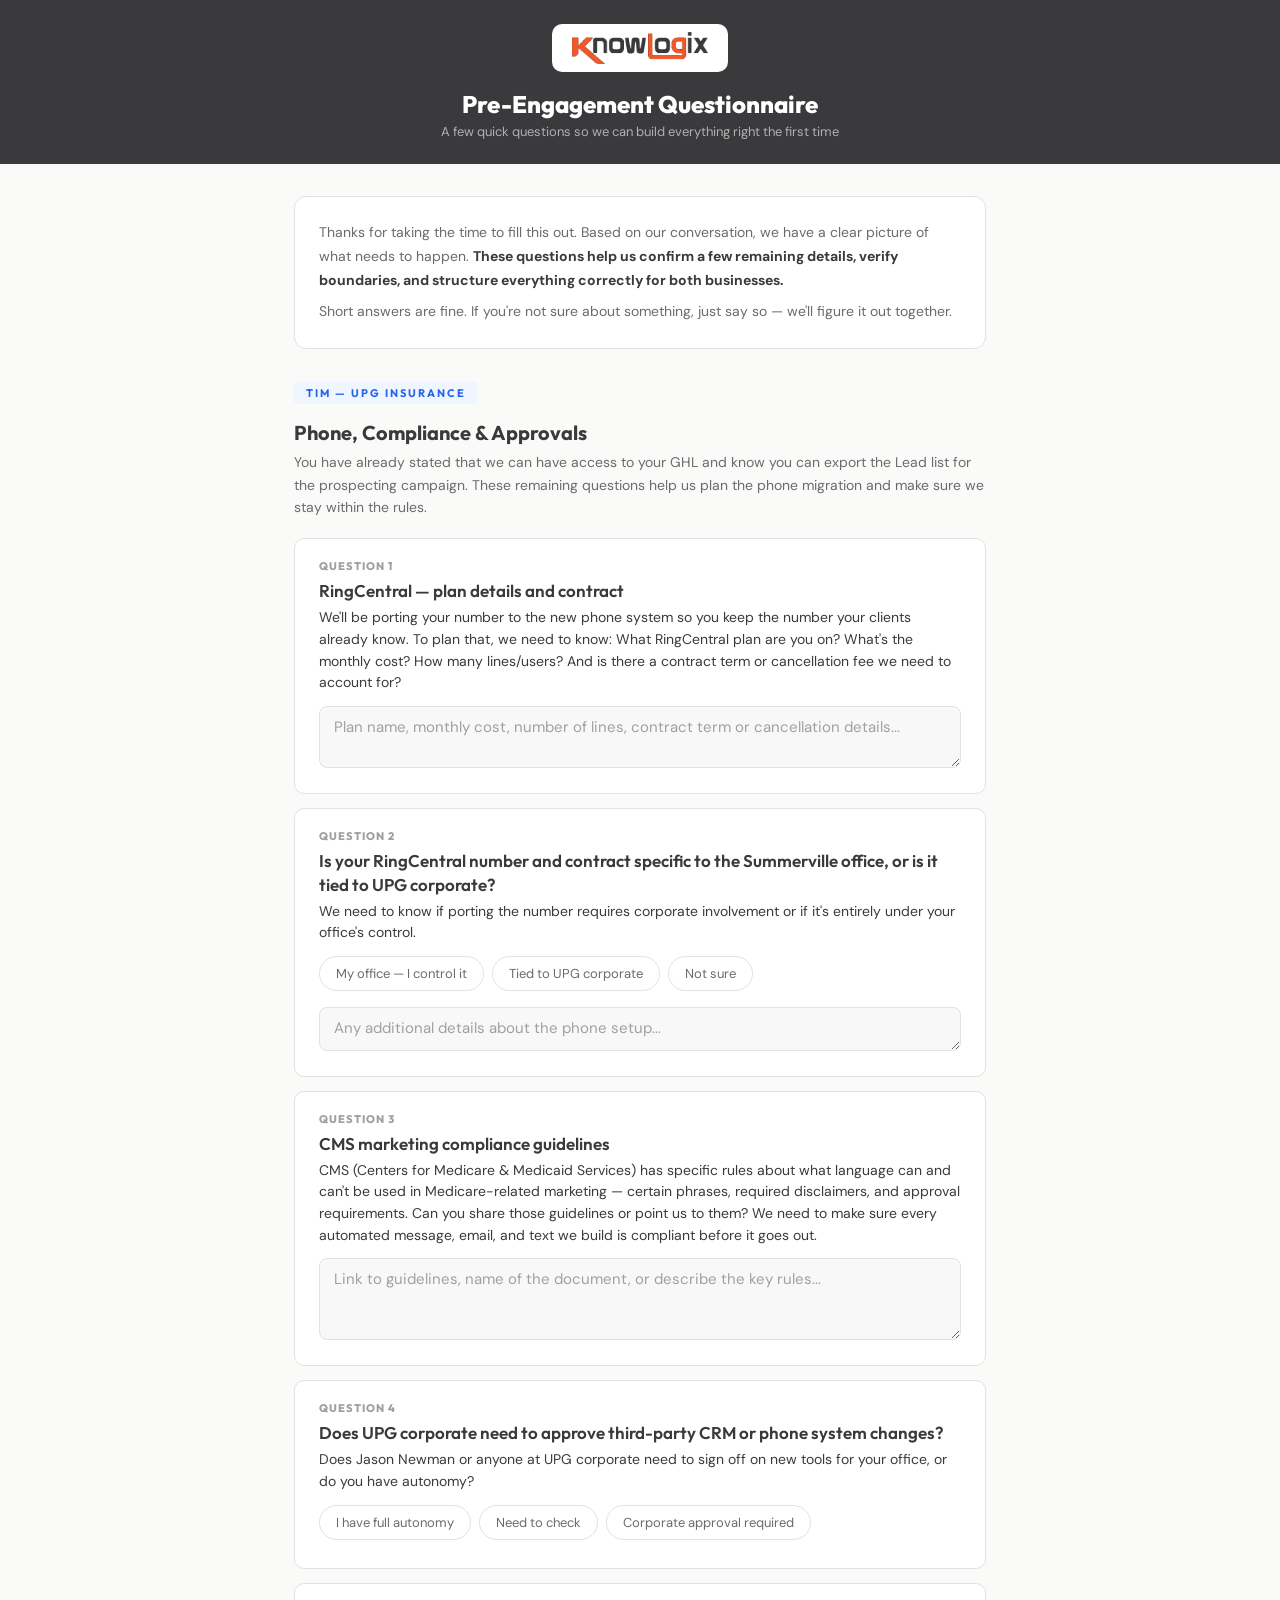
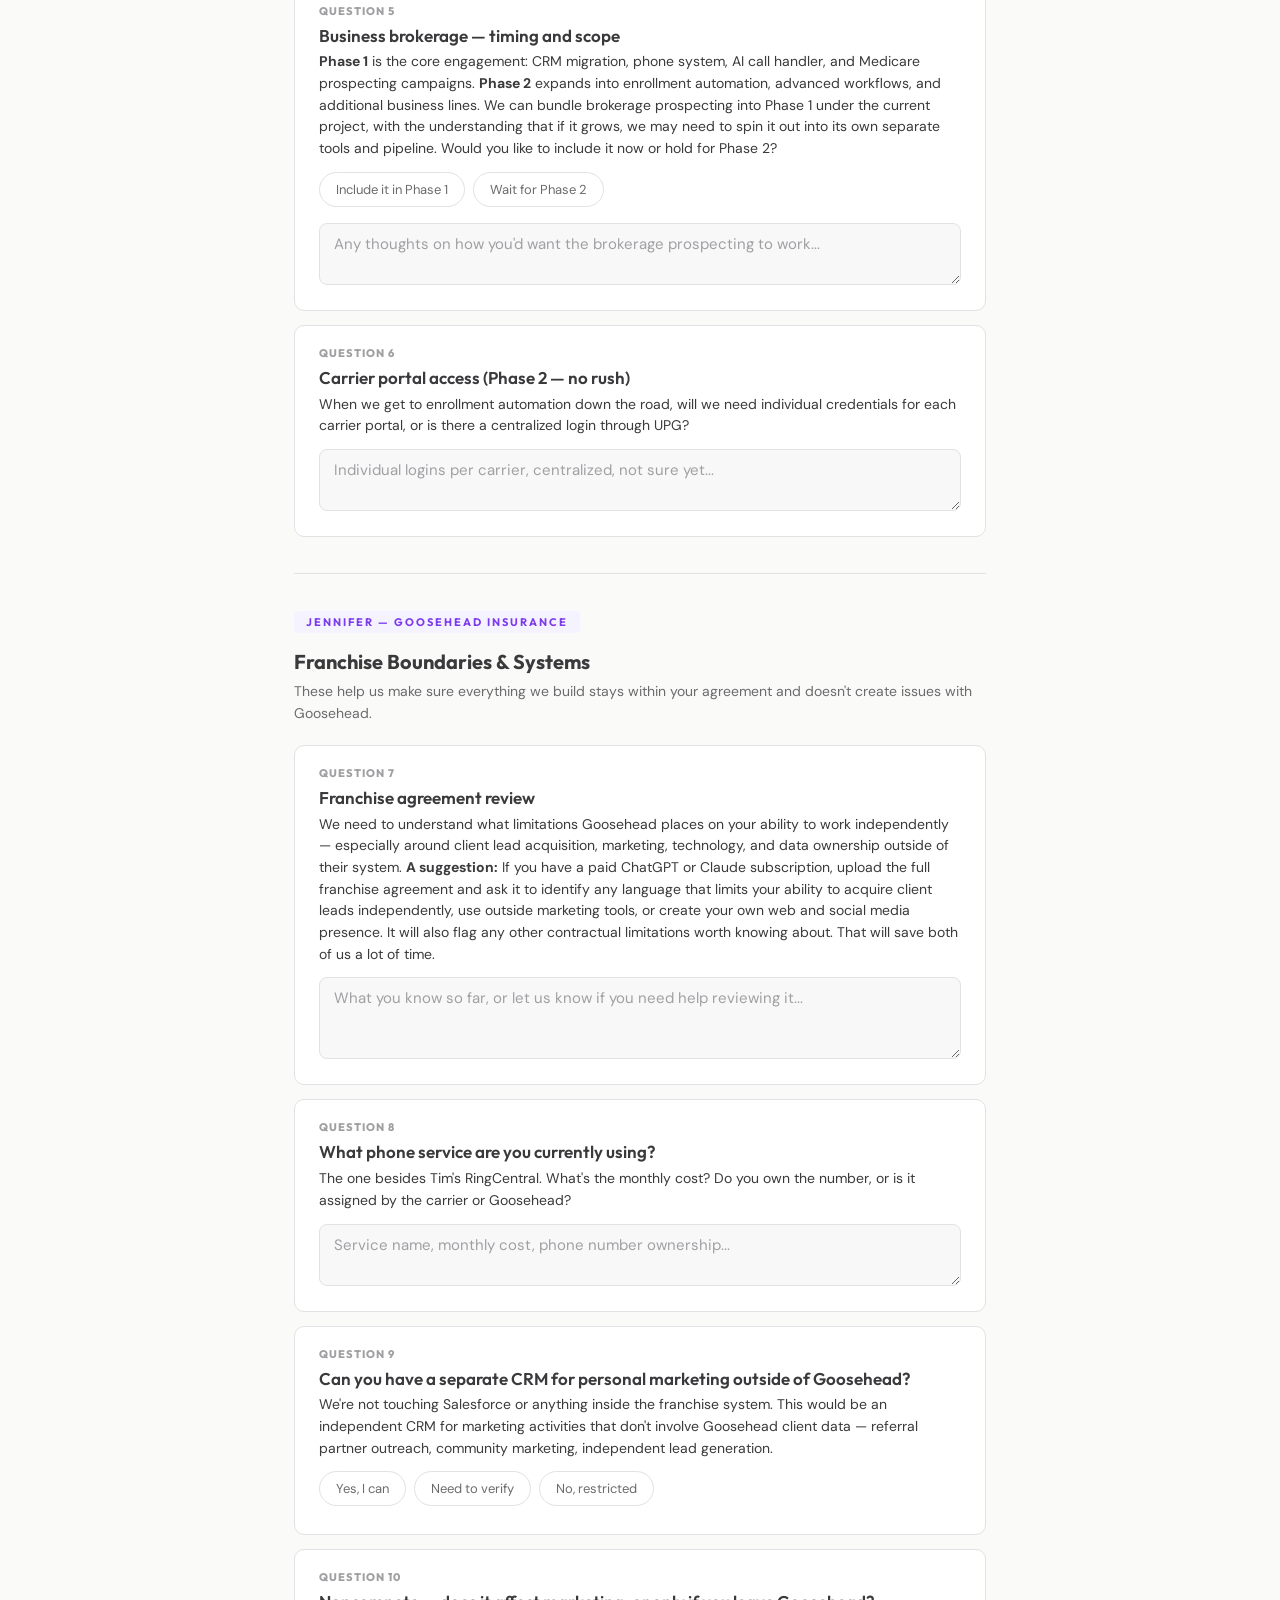
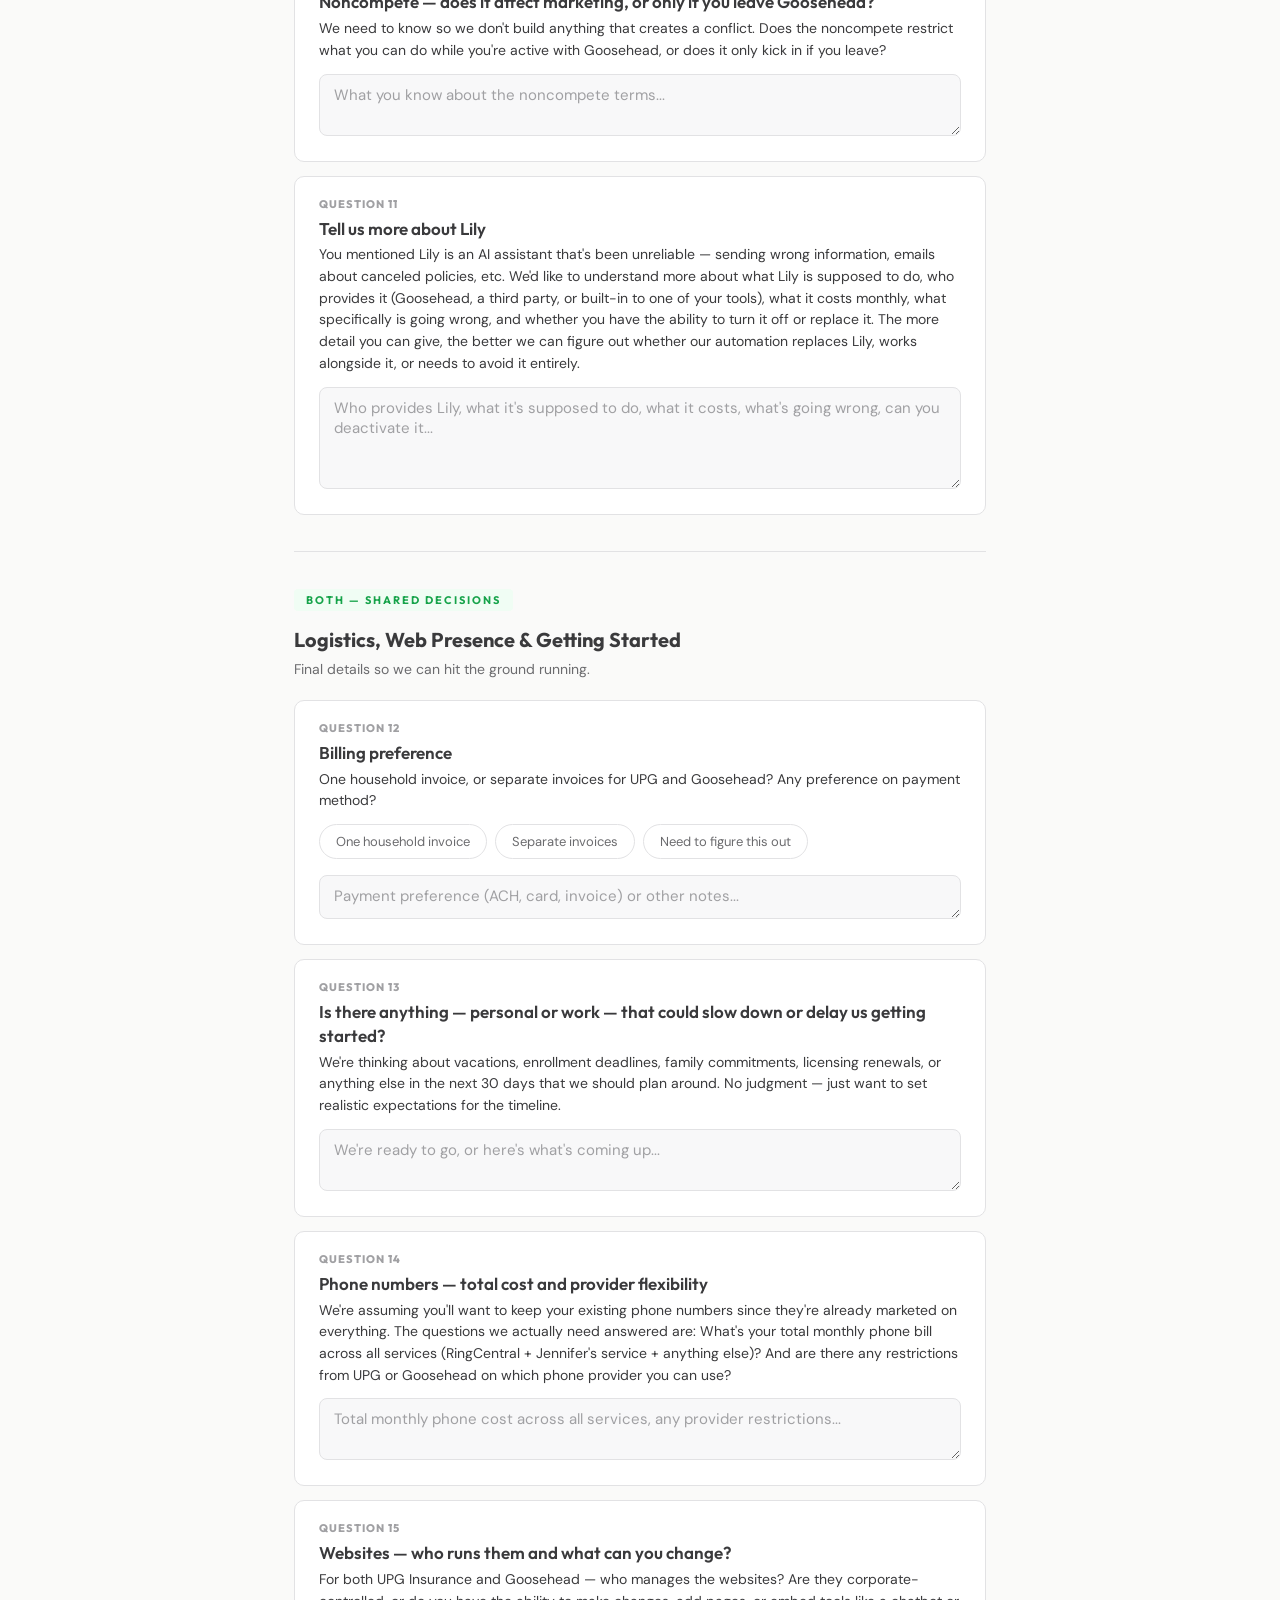
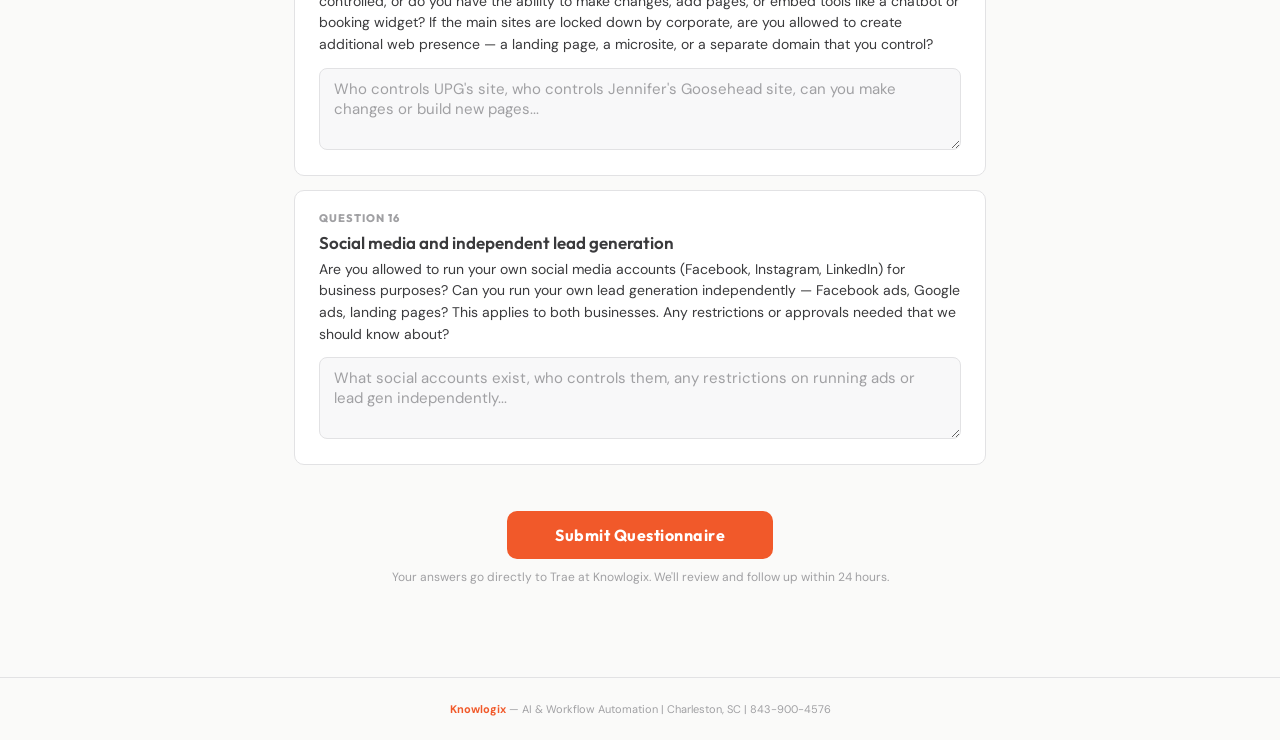
<file: questionnaire/index.html>
<!DOCTYPE html>
<html lang="en">
<head>
<meta charset="UTF-8">
<meta name="viewport" content="width=device-width, initial-scale=1.0">
<title>Knowlogix — Pre-Engagement Questionnaire</title>
<link rel="preconnect" href="https://fonts.googleapis.com">
<link href="https://fonts.googleapis.com/css2?family=DM+Sans:wght@400;500;600;700&family=Outfit:wght@400;500;600;700;800&display=swap" rel="stylesheet">
<style>
:root {
  --charcoal: #3a3a3c;
  --orange: #f1592a;
  --orange-light: #fef0eb;
  --orange-mid: #fcd9cc;
  --mid: #6b6b6e;
  --light: #a0a0a3;
  --rule: #e2e2e4;
  --bg: #fafaf9;
  --card: #ffffff;
  --off-white: #f8f8f9;
  --green: #16a34a;
  --green-light: #f0fdf4;
  --blue: #2563eb;
  --blue-light: #eff6ff;
  --purple: #7c3aed;
  --purple-light: #f5f3ff;
}
* { margin:0; padding:0; box-sizing:border-box; }
body { font-family: 'DM Sans', sans-serif; background: var(--bg); color: var(--charcoal); min-height: 100vh; }
.header { background: var(--charcoal); padding: 24px 0; text-align: center; }
.header-inner { max-width: 740px; margin: 0 auto; padding: 0 24px; }
.header h1 { font-family: 'Outfit', sans-serif; font-weight: 800; font-size: 24px; color: #fff; margin-bottom: 4px; }
.header p { font-size: 13px; color: rgba(255,255,255,0.6); }
.main { max-width: 740px; margin: 0 auto; padding: 32px 24px 60px; }
.intro { background: var(--card); border: 1px solid var(--rule); border-radius: 12px; padding: 24px; margin-bottom: 32px; }
.intro p { font-size: 14px; color: var(--mid); line-height: 1.7; }
.intro strong { color: var(--charcoal); }
.section-label { font-family: 'Outfit', sans-serif; font-weight: 700; font-size: 11px; text-transform: uppercase; letter-spacing: 2px; padding: 4px 12px; border-radius: 4px; display: inline-block; margin-bottom: 16px; }
.section-label.tim { background: var(--blue-light); color: var(--blue); }
.section-label.jennifer { background: var(--purple-light); color: var(--purple); }
.section-label.both { background: var(--green-light); color: var(--green); }
.section-title { font-family: 'Outfit', sans-serif; font-weight: 700; font-size: 20px; color: var(--charcoal); margin-bottom: 6px; }
.section-desc { font-size: 14px; color: var(--mid); margin-bottom: 20px; line-height: 1.6; }
.question-card { background: var(--card); border: 1px solid var(--rule); border-radius: 10px; padding: 20px 24px; margin-bottom: 14px; transition: border-color 0.2s; }
.question-card:focus-within { border-color: var(--orange); }
.q-number { font-family: 'Outfit', sans-serif; font-weight: 800; font-size: 11px; color: var(--light); text-transform: uppercase; letter-spacing: 1px; margin-bottom: 6px; }
.q-text { font-family: 'Outfit', sans-serif; font-weight: 600; font-size: 17px; color: var(--charcoal); margin-bottom: 4px; line-height: 1.4; }
.q-context { font-size: 14px; color: var(--charcoal); margin-bottom: 12px; line-height: 1.55; }
.q-input { width: 100%; border: 1px solid var(--rule); border-radius: 8px; padding: 10px 14px; font-family: 'DM Sans', sans-serif; font-size: 15px; color: var(--charcoal); background: var(--off-white); resize: vertical; min-height: 44px; transition: border-color 0.2s, background 0.2s; outline: none; }
.q-input:focus { border-color: var(--orange); background: var(--card); }
.q-input::placeholder { color: var(--light); }
.q-radio-group { display: flex; flex-wrap: wrap; gap: 8px; margin-bottom: 8px; }
.q-radio { display: none; }
.q-radio-label { display: inline-block; padding: 8px 16px; border: 1px solid var(--rule); border-radius: 20px; font-size: 13px; font-family: 'DM Sans', sans-serif; color: var(--mid); cursor: pointer; transition: all 0.15s; user-select: none; }
.q-radio-label:hover { border-color: var(--orange); color: var(--charcoal); }
.q-radio:checked + .q-radio-label { background: var(--orange); border-color: var(--orange); color: #fff; }
.divider { height: 1px; background: var(--rule); margin: 36px 0; }
.submit-area { text-align: center; padding: 32px 0; }
.submit-btn { background: var(--orange); color: #fff; border: none; padding: 14px 48px; border-radius: 10px; font-family: 'Outfit', sans-serif; font-weight: 700; font-size: 16px; cursor: pointer; transition: background 0.15s, transform 0.1s; letter-spacing: 0.5px; }
.submit-btn:hover { background: #d94d24; }
.submit-btn:active { transform: scale(0.98); }
.submit-btn:disabled { background: var(--light); cursor: not-allowed; transform: none; }
.submit-note { font-size: 12px; color: var(--light); margin-top: 10px; }
.success-msg { display: none; text-align: center; padding: 60px 24px; }
.success-msg h2 { font-family: 'Outfit', sans-serif; font-weight: 800; font-size: 28px; color: var(--green); margin-bottom: 12px; }
.success-msg p { font-size: 15px; color: var(--mid); max-width: 480px; margin: 0 auto; line-height: 1.7; }
.footer { text-align: center; padding: 24px; font-size: 11px; color: var(--light); border-top: 1px solid var(--rule); }
.footer a { color: var(--orange); text-decoration: none; }
@media (max-width: 600px) { .header h1 { font-size: 20px; } .main { padding: 20px 16px 40px; } .question-card { padding: 16px 18px; } .section-title { font-size: 18px; } }
</style>
</head>
<body>

<div class="header">
  <div class="header-inner">
    <div style="display:inline-block;background:#ffffff;border-radius:10px;padding:8px 20px;margin-bottom:12px;"><img alt="Knowlogix" style="height:32px;display:block;" src="[data-uri]"></div>
    <h1>Pre-Engagement Questionnaire</h1>
    <p>A few quick questions so we can build everything right the first time</p>
  </div>
</div>

<div class="main" id="form-container">

  <div class="intro">
    <p>Thanks for taking the time to fill this out. Based on our conversation, we have a clear picture of what needs to happen. <strong>These questions help us confirm a few remaining details, verify boundaries, and structure everything correctly for both businesses.</strong></p>
    <p style="margin-top:8px;">Short answers are fine. If you're not sure about something, just say so — we'll figure it out together.</p>
  </div>

  <!-- ═══ TIM — UPG INSURANCE ═══ -->
  <div class="section-label tim">Tim — UPG Insurance</div>
  <div class="section-title">Phone, Compliance & Approvals</div>
  <div class="section-desc">You have already stated that we can have access to your GHL and know you can export the Lead list for the prospecting campaign. These remaining questions help us plan the phone migration and make sure we stay within the rules.</div>

  <div class="question-card">
    <div class="q-number">Question 1</div>
    <div class="q-text">RingCentral — plan details and contract</div>
    <div class="q-context">We'll be porting your number to the new phone system so you keep the number your clients already know. To plan that, we need to know: What RingCentral plan are you on? What's the monthly cost? How many lines/users? And is there a contract term or cancellation fee we need to account for?</div>
    <textarea class="q-input" name="q1_ringcentral" placeholder="Plan name, monthly cost, number of lines, contract term or cancellation details..." rows="2"></textarea>
  </div>

  <div class="question-card">
    <div class="q-number">Question 2</div>
    <div class="q-text">Is your RingCentral number and contract specific to the Summerville office, or is it tied to UPG corporate?</div>
    <div class="q-context">We need to know if porting the number requires corporate involvement or if it's entirely under your office's control.</div>
    <div class="q-radio-group">
      <input type="radio" class="q-radio" name="q2_phone_ownership" value="Specific to my office — I control it" id="q2a"><label class="q-radio-label" for="q2a">My office — I control it</label>
      <input type="radio" class="q-radio" name="q2_phone_ownership" value="Tied to UPG corporate" id="q2b"><label class="q-radio-label" for="q2b">Tied to UPG corporate</label>
      <input type="radio" class="q-radio" name="q2_phone_ownership" value="Not sure" id="q2c"><label class="q-radio-label" for="q2c">Not sure</label>
    </div>
    <textarea class="q-input" name="q2_phone_notes" placeholder="Any additional details about the phone setup..." rows="1" style="margin-top:8px;"></textarea>
  </div>

  <div class="question-card">
    <div class="q-number">Question 3</div>
    <div class="q-text">CMS marketing compliance guidelines</div>
    <div class="q-context">CMS (Centers for Medicare & Medicaid Services) has specific rules about what language can and can't be used in Medicare-related marketing — certain phrases, required disclaimers, and approval requirements. Can you share those guidelines or point us to them? We need to make sure every automated message, email, and text we build is compliant before it goes out.</div>
    <textarea class="q-input" name="q3_cms" placeholder="Link to guidelines, name of the document, or describe the key rules..." rows="3"></textarea>
  </div>

  <div class="question-card">
    <div class="q-number">Question 4</div>
    <div class="q-text">Does UPG corporate need to approve third-party CRM or phone system changes?</div>
    <div class="q-context">Does Jason Newman or anyone at UPG corporate need to sign off on new tools for your office, or do you have autonomy?</div>
    <div class="q-radio-group">
      <input type="radio" class="q-radio" name="q4_approval" value="I have full autonomy" id="q4a"><label class="q-radio-label" for="q4a">I have full autonomy</label>
      <input type="radio" class="q-radio" name="q4_approval" value="Need to check with corporate" id="q4b"><label class="q-radio-label" for="q4b">Need to check</label>
      <input type="radio" class="q-radio" name="q4_approval" value="Corporate approval required" id="q4c"><label class="q-radio-label" for="q4c">Corporate approval required</label>
    </div>
  </div>

  <div class="question-card">
    <div class="q-number">Question 5</div>
    <div class="q-text">Business brokerage — timing and scope</div>
    <div class="q-context"><strong>Phase 1</strong> is the core engagement: CRM migration, phone system, AI call handler, and Medicare prospecting campaigns. <strong>Phase 2</strong> expands into enrollment automation, advanced workflows, and additional business lines. We can bundle brokerage prospecting into Phase 1 under the current project, with the understanding that if it grows, we may need to spin it out into its own separate tools and pipeline. Would you like to include it now or hold for Phase 2?</div>
    <div class="q-radio-group">
      <input type="radio" class="q-radio" name="q5_brokerage" value="Include in Phase 1 — bundle it in" id="q5a"><label class="q-radio-label" for="q5a">Include it in Phase 1</label>
      <input type="radio" class="q-radio" name="q5_brokerage" value="Wait for Phase 2" id="q5b"><label class="q-radio-label" for="q5b">Wait for Phase 2</label>
    </div>
    <textarea class="q-input" name="q5_brokerage_notes" placeholder="Any thoughts on how you'd want the brokerage prospecting to work..." rows="2" style="margin-top:8px;"></textarea>
  </div>

  <div class="question-card">
    <div class="q-number">Question 6</div>
    <div class="q-text">Carrier portal access (Phase 2 — no rush)</div>
    <div class="q-context">When we get to enrollment automation down the road, will we need individual credentials for each carrier portal, or is there a centralized login through UPG?</div>
    <textarea class="q-input" name="q6_carrier" placeholder="Individual logins per carrier, centralized, not sure yet..." rows="2"></textarea>
  </div>

  <div class="divider"></div>

  <!-- ═══ JENNIFER — GOOSEHEAD ═══ -->
  <div class="section-label jennifer">Jennifer — Goosehead Insurance</div>
  <div class="section-title">Franchise Boundaries & Systems</div>
  <div class="section-desc">These help us make sure everything we build stays within your agreement and doesn't create issues with Goosehead.</div>

  <div class="question-card">
    <div class="q-number">Question 7</div>
    <div class="q-text">Franchise agreement review</div>
    <div class="q-context">We need to understand what limitations Goosehead places on your ability to work independently — especially around client lead acquisition, marketing, technology, and data ownership outside of their system. <strong>A suggestion:</strong> If you have a paid ChatGPT or Claude subscription, upload the full franchise agreement and ask it to identify any language that limits your ability to acquire client leads independently, use outside marketing tools, or create your own web and social media presence. It will also flag any other contractual limitations worth knowing about. That will save both of us a lot of time.</div>
    <textarea class="q-input" name="q7_franchise" placeholder="What you know so far, or let us know if you need help reviewing it..." rows="3"></textarea>
  </div>

  <div class="question-card">
    <div class="q-number">Question 8</div>
    <div class="q-text">What phone service are you currently using?</div>
    <div class="q-context">The one besides Tim's RingCentral. What's the monthly cost? Do you own the number, or is it assigned by the carrier or Goosehead?</div>
    <textarea class="q-input" name="q8_jennifer_phone" placeholder="Service name, monthly cost, phone number ownership..." rows="2"></textarea>
  </div>

  <div class="question-card">
    <div class="q-number">Question 9</div>
    <div class="q-text">Can you have a separate CRM for personal marketing outside of Goosehead?</div>
    <div class="q-context">We're not touching Salesforce or anything inside the franchise system. This would be an independent CRM for marketing activities that don't involve Goosehead client data — referral partner outreach, community marketing, independent lead generation.</div>
    <div class="q-radio-group">
      <input type="radio" class="q-radio" name="q9_crm" value="Yes, I can" id="q9a"><label class="q-radio-label" for="q9a">Yes, I can</label>
      <input type="radio" class="q-radio" name="q9_crm" value="Need to verify with franchise agreement" id="q9b"><label class="q-radio-label" for="q9b">Need to verify</label>
      <input type="radio" class="q-radio" name="q9_crm" value="No, franchise restricts it" id="q9c"><label class="q-radio-label" for="q9c">No, restricted</label>
    </div>
  </div>

  <div class="question-card">
    <div class="q-number">Question 10</div>
    <div class="q-text">Noncompete — does it affect marketing, or only if you leave Goosehead?</div>
    <div class="q-context">We need to know so we don't build anything that creates a conflict. Does the noncompete restrict what you can do while you're active with Goosehead, or does it only kick in if you leave?</div>
    <textarea class="q-input" name="q10_noncompete" placeholder="What you know about the noncompete terms..." rows="2"></textarea>
  </div>

  <div class="question-card">
    <div class="q-number">Question 11</div>
    <div class="q-text">Tell us more about Lily</div>
    <div class="q-context">You mentioned Lily is an AI assistant that's been unreliable — sending wrong information, emails about canceled policies, etc. We'd like to understand more about what Lily is supposed to do, who provides it (Goosehead, a third party, or built-in to one of your tools), what it costs monthly, what specifically is going wrong, and whether you have the ability to turn it off or replace it. The more detail you can give, the better we can figure out whether our automation replaces Lily, works alongside it, or needs to avoid it entirely.</div>
    <textarea class="q-input" name="q11_lily" placeholder="Who provides Lily, what it's supposed to do, what it costs, what's going wrong, can you deactivate it..." rows="4"></textarea>
  </div>

  <div class="divider"></div>

  <!-- ═══ BOTH — SHARED ═══ -->
  <div class="section-label both">Both — Shared Decisions</div>
  <div class="section-title">Logistics, Web Presence & Getting Started</div>
  <div class="section-desc">Final details so we can hit the ground running.</div>

  <div class="question-card">
    <div class="q-number">Question 12</div>
    <div class="q-text">Billing preference</div>
    <div class="q-context">One household invoice, or separate invoices for UPG and Goosehead? Any preference on payment method?</div>
    <div class="q-radio-group">
      <input type="radio" class="q-radio" name="q12_billing" value="One household invoice" id="q12a"><label class="q-radio-label" for="q12a">One household invoice</label>
      <input type="radio" class="q-radio" name="q12_billing" value="Separate invoices" id="q12b"><label class="q-radio-label" for="q12b">Separate invoices</label>
      <input type="radio" class="q-radio" name="q12_billing" value="Need to figure this out" id="q12c"><label class="q-radio-label" for="q12c">Need to figure this out</label>
    </div>
    <textarea class="q-input" name="q12_billing_notes" placeholder="Payment preference (ACH, card, invoice) or other notes..." rows="1" style="margin-top:8px;"></textarea>
  </div>

  <div class="question-card">
    <div class="q-number">Question 13</div>
    <div class="q-text">Is there anything — personal or work — that could slow down or delay us getting started?</div>
    <div class="q-context">We're thinking about vacations, enrollment deadlines, family commitments, licensing renewals, or anything else in the next 30 days that we should plan around. No judgment — just want to set realistic expectations for the timeline.</div>
    <textarea class="q-input" name="q13_timeline" placeholder="We're ready to go, or here's what's coming up..." rows="2"></textarea>
  </div>

  <div class="question-card">
    <div class="q-number">Question 14</div>
    <div class="q-text">Phone numbers — total cost and provider flexibility</div>
    <div class="q-context">We're assuming you'll want to keep your existing phone numbers since they're already marketed on everything. The questions we actually need answered are: What's your total monthly phone bill across all services (RingCentral + Jennifer's service + anything else)? And are there any restrictions from UPG or Goosehead on which phone provider you can use?</div>
    <textarea class="q-input" name="q14_phone_cost" placeholder="Total monthly phone cost across all services, any provider restrictions..." rows="2"></textarea>
  </div>

  <div class="question-card">
    <div class="q-number">Question 15</div>
    <div class="q-text">Websites — who runs them and what can you change?</div>
    <div class="q-context">For both UPG Insurance and Goosehead — who manages the websites? Are they corporate-controlled, or do you have the ability to make changes, add pages, or embed tools like a chatbot or booking widget? If the main sites are locked down by corporate, are you allowed to create additional web presence — a landing page, a microsite, or a separate domain that you control?</div>
    <textarea class="q-input" name="q15_websites" placeholder="Who controls UPG's site, who controls Jennifer's Goosehead site, can you make changes or build new pages..." rows="3"></textarea>
  </div>

  <div class="question-card">
    <div class="q-number">Question 16</div>
    <div class="q-text">Social media and independent lead generation</div>
    <div class="q-context">Are you allowed to run your own social media accounts (Facebook, Instagram, LinkedIn) for business purposes? Can you run your own lead generation independently — Facebook ads, Google ads, landing pages? This applies to both businesses. Any restrictions or approvals needed that we should know about?</div>
    <textarea class="q-input" name="q16_social" placeholder="What social accounts exist, who controls them, any restrictions on running ads or lead gen independently..." rows="3"></textarea>
  </div>

  <!-- SUBMIT -->
  <div class="submit-area">
    <button class="submit-btn" id="submitBtn" onclick="submitForm()">Submit Questionnaire</button>
    <div class="submit-note">Your answers go directly to Trae at Knowlogix. We'll review and follow up within 24 hours.</div>
  </div>

</div>

<!-- SUCCESS STATE -->
<div class="success-msg" id="success">
  <h2>Received — thank you!</h2>
  <p>We've got your answers and we're already working on it. Trae will review everything and follow up within 24 hours with a finalized proposal tailored to your specific situation.</p>
  <p style="margin-top:20px;font-size:13px;color:var(--light);">Knowlogix  |  843-900-4576  |  tdantzler@knowlogix.com</p>
</div>

<div class="footer">
  <strong><a href="https://knowlogix.com">Knowlogix</a></strong> — AI & Workflow Automation  |  Charleston, SC  |  843-900-4576
</div>

<script>
const WEBHOOK_URL = 'https://n8n.srv1047408.hstgr.cloud/webhook/knowlogix-questionnaire';

function gatherAnswers() {
  const answers = {};
  document.querySelectorAll('.q-input').forEach(el => {
    if (el.name && el.value.trim()) answers[el.name] = el.value.trim();
  });
  document.querySelectorAll('input[type="radio"]:checked').forEach(el => {
    answers[el.name] = el.value;
  });
  return answers;
}

async function submitForm() {
  const btn = document.getElementById('submitBtn');
  const answers = gatherAnswers();
  if (Object.keys(answers).length < 3) {
    alert('Please answer at least a few questions before submitting.');
    return;
  }
  btn.disabled = true;
  btn.textContent = 'Submitting...';
  try {
    const response = await fetch(WEBHOOK_URL, {
      method: 'POST',
      headers: { 'Content-Type': 'application/json' },
      body: JSON.stringify({
        respondent: 'Tim & Jennifer Dasinger',
        submitted_at: new Date().toISOString(),
        answers: answers,
        answer_count: Object.keys(answers).length,
        source: 'Knowlogix Pre-Engagement Questionnaire'
      })
    });
    if (response.ok) {
      document.getElementById('form-container').style.display = 'none';
      document.getElementById('success').style.display = 'block';
      window.scrollTo({ top: 0, behavior: 'smooth' });
    } else { throw new Error('Server error'); }
  } catch (err) {
    btn.disabled = false;
    btn.textContent = 'Submit Questionnaire';
    alert('Something went wrong. Please try again, or email your answers to tdantzler@knowlogix.com.');
  }
}
</script>
</body>
</html>
</file>
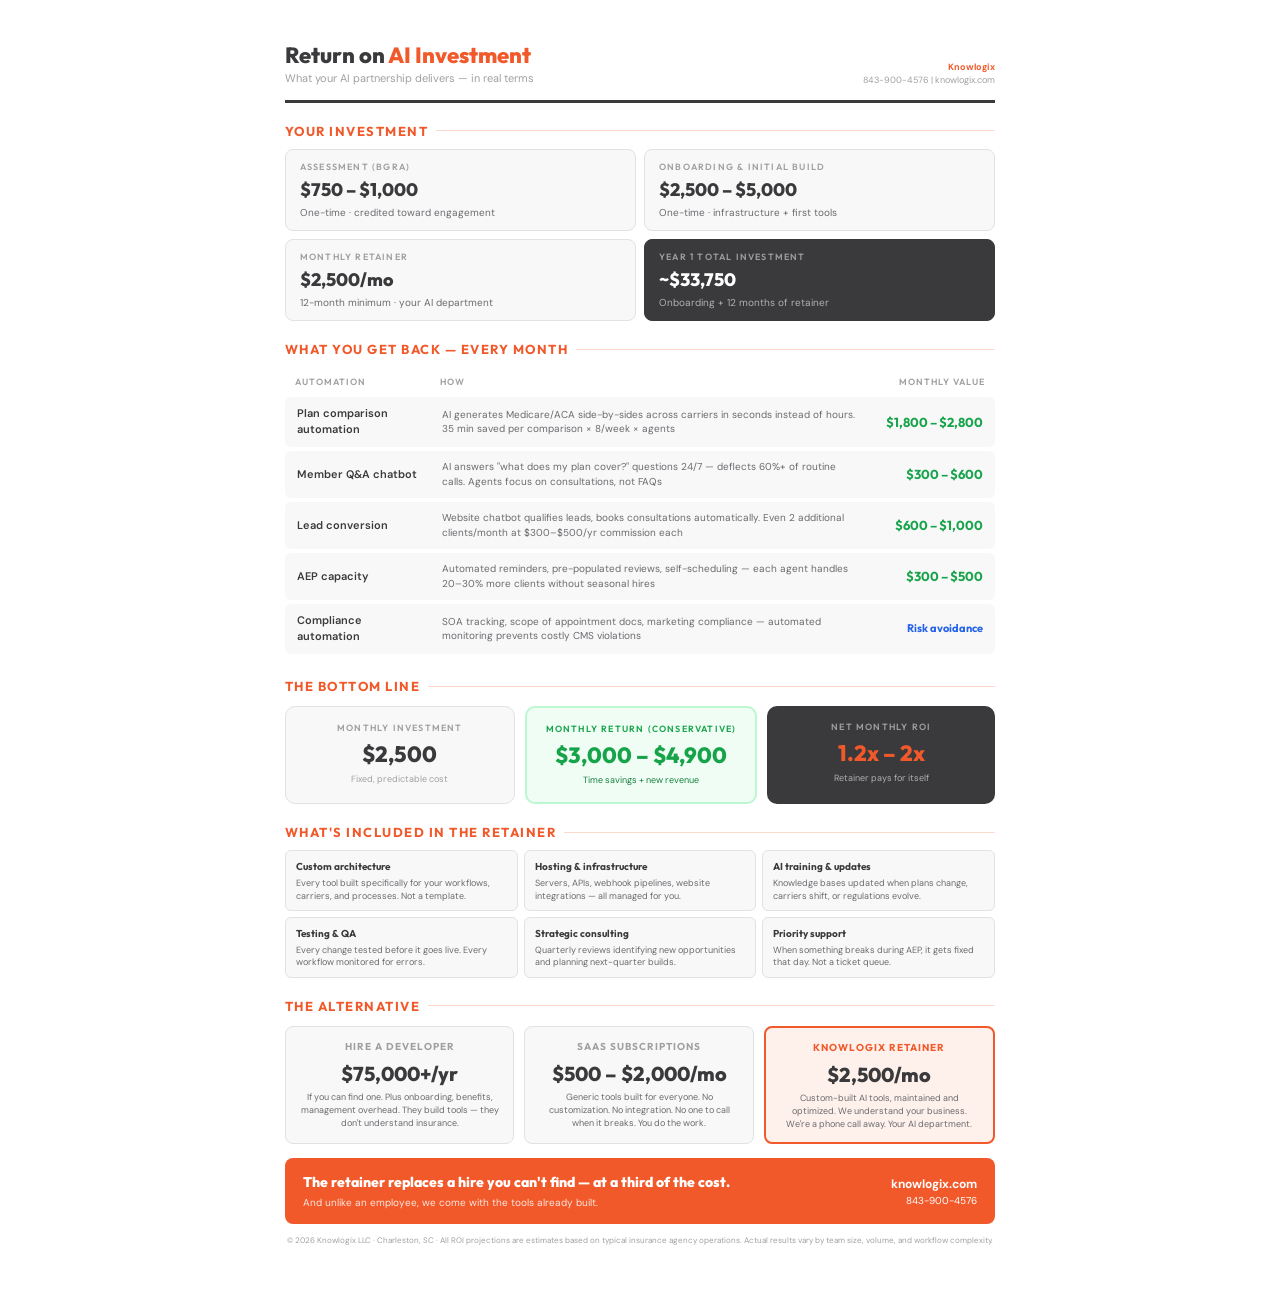
<file: roi/index.html>
<!DOCTYPE html>
<html lang="en">
<head>
<meta charset="UTF-8">
<meta name="viewport" content="width=device-width, initial-scale=1.0">
<title>Knowlogix — AI Investment ROI</title>
<style>
  @import url('https://fonts.googleapis.com/css2?family=DM+Sans:wght@400;500;600;700&family=Outfit:wght@400;500;600;700;800&display=swap');

  :root {
    --charcoal: #3a3a3c;
    --orange: #f1592a;
    --orange-light: #fef0eb;
    --orange-mid: #fcd9cc;
    --mid: #6b6b6e;
    --light: #a0a0a3;
    --rule: #e2e2e4;
    --bg: #ffffff;
    --off-white: #f8f8f9;
    --green: #16a34a;
    --green-light: #f0fdf4;
    --green-border: #bbf7d0;
    --blue: #2563eb;
    --blue-light: #eff6ff;
  }

  * { margin:0; padding:0; box-sizing:border-box; }
  @page { size: letter; margin: 0.45in; }
  @media print { body { -webkit-print-color-adjust: exact; print-color-adjust: exact; } }

  body {
    font-family: 'DM Sans', sans-serif;
    color: var(--charcoal);
    background: var(--bg);
    max-width: 8.5in;
    margin: 0 auto;
    padding: 0.45in 0.55in;
    line-height: 1.55;
  }

  /* — HEADER — */
  .header {
    display: flex;
    justify-content: space-between;
    align-items: flex-end;
    padding-bottom: 12px;
    border-bottom: 3px solid var(--charcoal);
    margin-bottom: 16px;
  }
  .header-left h1 {
    font-family: 'Outfit', sans-serif;
    font-weight: 800;
    font-size: 22px;
    color: var(--charcoal);
    line-height: 1.15;
  }
  .header-left h1 span { color: var(--orange); }
  .header-left .sub {
    font-size: 11px;
    color: var(--light);
    margin-top: 2px;
  }
  .header-right {
    text-align: right;
    font-size: 9px;
    color: var(--light);
    line-height: 1.5;
  }
  .header-right strong { color: var(--orange); }

  /* — SECTION HEADERS — */
  .section-title {
    font-family: 'Outfit', sans-serif;
    font-weight: 700;
    font-size: 13px;
    color: var(--orange);
    text-transform: uppercase;
    letter-spacing: 1.5px;
    margin-top: 18px;
    margin-bottom: 8px;
    display: flex;
    align-items: center;
    gap: 8px;
  }
  .section-title::after {
    content: '';
    flex: 1;
    height: 1px;
    background: var(--orange-mid);
  }

  /* — INVESTMENT TABLE — */
  .invest-grid {
    display: grid;
    grid-template-columns: 1fr 1fr;
    gap: 8px;
    margin-bottom: 6px;
  }
  .invest-card {
    background: var(--off-white);
    border: 1px solid var(--rule);
    border-radius: 8px;
    padding: 10px 14px;
  }
  .invest-label {
    font-size: 9px;
    font-family: 'Outfit', sans-serif;
    font-weight: 600;
    text-transform: uppercase;
    letter-spacing: 1.2px;
    color: var(--light);
    margin-bottom: 2px;
  }
  .invest-amount {
    font-family: 'Outfit', sans-serif;
    font-weight: 800;
    font-size: 18px;
    color: var(--charcoal);
  }
  .invest-detail {
    font-size: 10px;
    color: var(--mid);
    margin-top: 1px;
  }
  .invest-card.total {
    background: var(--charcoal);
    border-color: var(--charcoal);
  }
  .invest-card.total .invest-label { color: rgba(255,255,255,0.5); }
  .invest-card.total .invest-amount { color: #fff; }
  .invest-card.total .invest-detail { color: rgba(255,255,255,0.6); }

  /* — ROI ROWS — */
  .roi-table {
    width: 100%;
    border-collapse: separate;
    border-spacing: 0 4px;
    margin-bottom: 4px;
  }
  .roi-table th {
    font-size: 9px;
    font-family: 'Outfit', sans-serif;
    font-weight: 600;
    text-transform: uppercase;
    letter-spacing: 1px;
    color: var(--light);
    text-align: left;
    padding: 4px 10px;
  }
  .roi-table th:last-child { text-align: right; }
  .roi-table td {
    background: var(--off-white);
    padding: 9px 12px;
    font-size: 11px;
    color: var(--charcoal);
    line-height: 1.45;
  }
  .roi-table td:first-child {
    border-radius: 6px 0 0 6px;
    font-weight: 600;
  }
  .roi-table td:last-child {
    border-radius: 0 6px 6px 0;
    text-align: right;
    font-family: 'Outfit', sans-serif;
    font-weight: 700;
    font-size: 13px;
    color: var(--green);
    white-space: nowrap;
  }
  .roi-table td.desc {
    font-weight: 400;
    color: var(--mid);
    font-size: 10px;
  }

  /* — BOTTOM LINE — */
  .bottom-line {
    display: flex;
    gap: 10px;
    margin-top: 10px;
  }
  .bl-card {
    flex: 1;
    border-radius: 10px;
    padding: 14px 16px;
    text-align: center;
  }
  .bl-card.invest {
    background: var(--off-white);
    border: 1px solid var(--rule);
  }
  .bl-card.return {
    background: var(--green-light);
    border: 2px solid var(--green-border);
  }
  .bl-card.net {
    background: var(--charcoal);
  }
  .bl-label {
    font-size: 9px;
    font-family: 'Outfit', sans-serif;
    font-weight: 600;
    text-transform: uppercase;
    letter-spacing: 1.2px;
    margin-bottom: 2px;
  }
  .bl-card.invest .bl-label { color: var(--light); }
  .bl-card.return .bl-label { color: var(--green); }
  .bl-card.net .bl-label { color: rgba(255,255,255,0.5); }
  .bl-amount {
    font-family: 'Outfit', sans-serif;
    font-weight: 800;
    font-size: 22px;
  }
  .bl-card.invest .bl-amount { color: var(--charcoal); }
  .bl-card.return .bl-amount { color: var(--green); }
  .bl-card.net .bl-amount { color: var(--orange); }
  .bl-sub {
    font-size: 9px;
    margin-top: 2px;
  }
  .bl-card.invest .bl-sub { color: var(--light); }
  .bl-card.return .bl-sub { color: #15803d; }
  .bl-card.net .bl-sub { color: rgba(255,255,255,0.6); }

  /* — WHAT'S INCLUDED — */
  .included-grid {
    display: grid;
    grid-template-columns: 1fr 1fr 1fr;
    gap: 6px;
    margin-top: 8px;
  }
  .included-item {
    background: var(--off-white);
    border: 1px solid var(--rule);
    border-radius: 6px;
    padding: 8px 10px;
  }
  .included-title {
    font-family: 'Outfit', sans-serif;
    font-weight: 700;
    font-size: 10px;
    color: var(--charcoal);
    margin-bottom: 2px;
  }
  .included-desc {
    font-size: 9px;
    color: var(--mid);
    line-height: 1.4;
  }

  /* — COMPARISON — */
  .compare {
    display: flex;
    gap: 10px;
    margin-top: 10px;
  }
  .compare-card {
    flex: 1;
    border-radius: 8px;
    padding: 12px 14px;
    text-align: center;
  }
  .compare-card.them {
    background: var(--off-white);
    border: 1px solid var(--rule);
  }
  .compare-card.us {
    background: var(--orange-light);
    border: 2px solid var(--orange);
  }
  .compare-label {
    font-family: 'Outfit', sans-serif;
    font-weight: 700;
    font-size: 10px;
    text-transform: uppercase;
    letter-spacing: 1px;
    margin-bottom: 4px;
  }
  .compare-card.them .compare-label { color: var(--light); }
  .compare-card.us .compare-label { color: var(--orange); }
  .compare-amount {
    font-family: 'Outfit', sans-serif;
    font-weight: 800;
    font-size: 20px;
    color: var(--charcoal);
  }
  .compare-desc {
    font-size: 9px;
    color: var(--mid);
    margin-top: 2px;
    line-height: 1.4;
  }

  /* — CTA — */
  .cta {
    background: var(--orange);
    border-radius: 8px;
    padding: 14px 18px;
    margin-top: 14px;
    display: flex;
    justify-content: space-between;
    align-items: center;
  }
  .cta h3 {
    font-family: 'Outfit', sans-serif;
    font-weight: 800;
    font-size: 14px;
    color: #fff;
  }
  .cta p {
    font-size: 10px;
    color: rgba(255,255,255,0.85);
    margin-top: 1px;
  }
  .cta-right {
    text-align: right;
    color: #fff;
    font-size: 10px;
    line-height: 1.5;
  }
  .cta-right strong { font-size: 12px; }

  .footer {
    margin-top: 10px;
    font-size: 8px;
    color: var(--light);
    text-align: center;
    line-height: 1.5;
  }
</style>
</head>
<body>

<!-- HEADER -->
<div class="header">
  <div class="header-left">
    <h1>Return on <span>AI Investment</span></h1>
    <div class="sub">What your AI partnership delivers — in real terms</div>
  </div>
  <div class="header-right">
    <strong>Knowlogix</strong><br>
    843-900-4576 | knowlogix.com
  </div>
</div>

<!-- YOUR INVESTMENT -->
<div class="section-title">Your investment</div>
<div class="invest-grid">
  <div class="invest-card">
    <div class="invest-label">Assessment (BGRA)</div>
    <div class="invest-amount">$750 – $1,000</div>
    <div class="invest-detail">One-time · credited toward engagement</div>
  </div>
  <div class="invest-card">
    <div class="invest-label">Onboarding & initial build</div>
    <div class="invest-amount">$2,500 – $5,000</div>
    <div class="invest-detail">One-time · infrastructure + first tools</div>
  </div>
  <div class="invest-card">
    <div class="invest-label">Monthly retainer</div>
    <div class="invest-amount">$2,500/mo</div>
    <div class="invest-detail">12-month minimum · your AI department</div>
  </div>
  <div class="invest-card total">
    <div class="invest-label">Year 1 total investment</div>
    <div class="invest-amount">~$33,750</div>
    <div class="invest-detail">Onboarding + 12 months of retainer</div>
  </div>
</div>

<!-- MONTHLY RETURN -->
<div class="section-title">What you get back — every month</div>
<table class="roi-table">
  <tr>
    <th>Automation</th>
    <th>How</th>
    <th>Monthly value</th>
  </tr>
  <tr>
    <td>Plan comparison automation</td>
    <td class="desc">AI generates Medicare/ACA side-by-sides across carriers in seconds instead of hours. 35 min saved per comparison × 8/week × agents</td>
    <td>$1,800 – $2,800</td>
  </tr>
  <tr>
    <td>Member Q&A chatbot</td>
    <td class="desc">AI answers "what does my plan cover?" questions 24/7 — deflects 60%+ of routine calls. Agents focus on consultations, not FAQs</td>
    <td>$300 – $600</td>
  </tr>
  <tr>
    <td>Lead conversion</td>
    <td class="desc">Website chatbot qualifies leads, books consultations automatically. Even 2 additional clients/month at $300–$500/yr commission each</td>
    <td>$600 – $1,000</td>
  </tr>
  <tr>
    <td>AEP capacity</td>
    <td class="desc">Automated reminders, pre-populated reviews, self-scheduling — each agent handles 20–30% more clients without seasonal hires</td>
    <td>$300 – $500</td>
  </tr>
  <tr>
    <td>Compliance automation</td>
    <td class="desc">SOA tracking, scope of appointment docs, marketing compliance — automated monitoring prevents costly CMS violations</td>
    <td style="color:var(--blue);font-size:11px;">Risk avoidance</td>
  </tr>
</table>

<!-- BOTTOM LINE -->
<div class="section-title">The bottom line</div>
<div class="bottom-line">
  <div class="bl-card invest">
    <div class="bl-label">Monthly investment</div>
    <div class="bl-amount">$2,500</div>
    <div class="bl-sub">Fixed, predictable cost</div>
  </div>
  <div class="bl-card return">
    <div class="bl-label">Monthly return (conservative)</div>
    <div class="bl-amount">$3,000 – $4,900</div>
    <div class="bl-sub">Time savings + new revenue</div>
  </div>
  <div class="bl-card net">
    <div class="bl-label">Net monthly ROI</div>
    <div class="bl-amount">1.2x – 2x</div>
    <div class="bl-sub">Retainer pays for itself</div>
  </div>
</div>

<!-- WHAT'S INCLUDED -->
<div class="section-title">What's included in the retainer</div>
<div class="included-grid">
  <div class="included-item">
    <div class="included-title">Custom architecture</div>
    <div class="included-desc">Every tool built specifically for your workflows, carriers, and processes. Not a template.</div>
  </div>
  <div class="included-item">
    <div class="included-title">Hosting & infrastructure</div>
    <div class="included-desc">Servers, APIs, webhook pipelines, website integrations — all managed for you.</div>
  </div>
  <div class="included-item">
    <div class="included-title">AI training & updates</div>
    <div class="included-desc">Knowledge bases updated when plans change, carriers shift, or regulations evolve.</div>
  </div>
  <div class="included-item">
    <div class="included-title">Testing & QA</div>
    <div class="included-desc">Every change tested before it goes live. Every workflow monitored for errors.</div>
  </div>
  <div class="included-item">
    <div class="included-title">Strategic consulting</div>
    <div class="included-desc">Quarterly reviews identifying new opportunities and planning next-quarter builds.</div>
  </div>
  <div class="included-item">
    <div class="included-title">Priority support</div>
    <div class="included-desc">When something breaks during AEP, it gets fixed that day. Not a ticket queue.</div>
  </div>
</div>

<!-- THE ALTERNATIVE -->
<div class="section-title">The alternative</div>
<div class="compare">
  <div class="compare-card them">
    <div class="compare-label">Hire a developer</div>
    <div class="compare-amount">$75,000+/yr</div>
    <div class="compare-desc">If you can find one. Plus onboarding, benefits, management overhead. They build tools — they don't understand insurance.</div>
  </div>
  <div class="compare-card them">
    <div class="compare-label">SaaS subscriptions</div>
    <div class="compare-amount">$500 – $2,000/mo</div>
    <div class="compare-desc">Generic tools built for everyone. No customization. No integration. No one to call when it breaks. You do the work.</div>
  </div>
  <div class="compare-card us">
    <div class="compare-label">Knowlogix retainer</div>
    <div class="compare-amount">$2,500/mo</div>
    <div class="compare-desc">Custom-built AI tools, maintained and optimized. We understand your business. We're a phone call away. Your AI department.</div>
  </div>
</div>

<!-- CTA -->
<div class="cta">
  <div>
    <h3>The retainer replaces a hire you can't find — at a third of the cost.</h3>
    <p>And unlike an employee, we come with the tools already built.</p>
  </div>
  <div class="cta-right">
    <strong>knowlogix.com</strong><br>
    843-900-4576
  </div>
</div>

<div class="footer">
  &copy; 2026 Knowlogix LLC &middot; Charleston, SC &middot; All ROI projections are estimates based on typical insurance agency operations. Actual results vary by team size, volume, and workflow complexity.
</div>

</body>
</html>
</file>
<file: css/styles.css>
@import url('https://fonts.googleapis.com/css2?family=DM+Sans:ital,wght@0,400;0,500;0,600;0,700&family=Outfit:wght@300;400;500;600;700;800&display=swap');

:root {
  --charcoal: #3a3a3c;
  --orange: #f1592a;
  --orange-light: #fef0eb;
  --orange-mid: #fcd9cc;
  --dark: #1e1e20;
  --mid: #6b6b6e;
  --light: #a0a0a3;
  --bg: #ffffff;
  --off-white: #f8f8f9;
  --rule: #e2e2e4;
  --green: #16a34a;
  --green-light: #f0fdf4;
  --blue: #2563eb;
  --blue-light: #eff6ff;
  --red: #dc2626;
}

* { margin:0; padding:0; box-sizing:border-box; }
body {
  font-family: 'DM Sans', sans-serif;
  background: #f4f4f5;
  color: var(--charcoal);
  min-height: 100vh;
}

/* ── TOP BAR ── */
.topbar {
  background: var(--bg);
  border-bottom: 2px solid var(--rule);
  padding: 10px 28px;
  display: flex;
  justify-content: space-between;
  align-items: center;
  position: sticky;
  top: 0;
  z-index: 100;
}
.topbar img { height: 30px; }
.topbar-right {
  display: flex;
  align-items: center;
  gap: 16px;
}
.topbar-badge {
  font-family: 'Outfit', sans-serif;
  font-size: 9px;
  font-weight: 600;
  letter-spacing: 1.8px;
  text-transform: uppercase;
  color: var(--light);
}
.api-key-input {
  padding: 5px 10px;
  border: 1px solid var(--rule);
  border-radius: 6px;
  font-family: 'DM Sans', sans-serif;
  font-size: 10px;
  width: 140px;
  color: var(--charcoal);
  background: var(--off-white);
}
.api-key-input:focus { outline: none; border-color: var(--orange); background: #fff; }
.api-key-input.has-key { border-color: var(--green); background: var(--green-light); }
.topbar-status {
  font-size: 11px;
  font-weight: 600;
  color: var(--orange);
  display: flex;
  align-items: center;
  gap: 6px;
}
.topbar-status.active { color: var(--green); }
.topbar-status.active .dot { background: var(--green); }
.topbar-status .dot {
  width: 7px; height: 7px;
  border-radius: 50%;
  background: var(--orange);
  animation: pulse 2s infinite;
}
@keyframes pulse {
  0%, 100% { opacity: 1; }
  50% { opacity: 0.4; }
}

/* ── CONTAINER ── */
.container {
  max-width: 880px;
  margin: 0 auto;
  padding: 24px 20px 60px;
}

/* ── AI BANNER ── */
.ai-banner {
  background: linear-gradient(135deg, var(--orange-light), #fff5f0);
  border: 1px solid var(--orange-mid);
  border-radius: 10px;
  padding: 14px 18px;
  margin-bottom: 20px;
  display: flex;
  align-items: center;
  gap: 12px;
  font-size: 12px;
  color: var(--mid);
  line-height: 1.55;
}
.ai-banner .icon-ai {
  width: 36px; height: 36px;
  border-radius: 8px;
  background: var(--orange);
  display: flex;
  align-items: center;
  justify-content: center;
  flex-shrink: 0;
  font-size: 16px;
}
.ai-banner strong { color: var(--charcoal); }

/* ── CUSTOM HEADER ── */
.custom-header {
  background: #fff;
  border-radius: 12px;
  border: 1px solid var(--rule);
  overflow: hidden;
  margin-bottom: 20px;
}
.custom-header-top {
  background: var(--charcoal);
  padding: 20px 24px;
  color: #fff;
}
.custom-header-top h1 {
  font-family: 'Outfit', sans-serif;
  font-weight: 800;
  font-size: 24px;
  line-height: 1.2;
  margin-bottom: 4px;
}
.custom-header-top h1 span { color: var(--orange); }
.custom-header-meta {
  font-size: 11px;
  color: rgba(255,255,255,0.55);
  display: flex;
  flex-wrap: wrap;
  gap: 16px;
  margin-top: 6px;
}
.custom-header-body { padding: 18px 24px; }
.intel-grid {
  display: grid;
  grid-template-columns: 1fr 1fr;
  gap: 12px;
}
.intel-card {
  background: var(--off-white);
  border: 1px solid var(--rule);
  border-radius: 8px;
  padding: 12px 14px;
}
.intel-card-label {
  font-family: 'Outfit', sans-serif;
  font-weight: 700;
  font-size: 8.5px;
  text-transform: uppercase;
  letter-spacing: 1.8px;
  color: var(--light);
  margin-bottom: 5px;
}
.intel-card-content {
  font-size: 11.5px;
  color: var(--charcoal);
  line-height: 1.55;
}
.intel-card-content strong { font-weight: 600; }

/* ── SECTION HEADERS ── */
.section-header {
  display: flex;
  align-items: center;
  gap: 10px;
  margin: 28px 0 14px;
}
.section-header .bar {
  width: 4px;
  height: 22px;
  border-radius: 2px;
  background: var(--orange);
}
.section-header h2 {
  font-family: 'Outfit', sans-serif;
  font-weight: 700;
  font-size: 16px;
  color: var(--charcoal);
}
.section-header .count {
  font-size: 11px;
  color: var(--light);
  margin-left: auto;
}

/* ── QUESTION CARD ── */
.q-card {
  background: #fff;
  border: 1px solid var(--rule);
  border-radius: 10px;
  margin-bottom: 10px;
  overflow: hidden;
  transition: border-color 0.2s, box-shadow 0.2s;
}
.q-card.active {
  border-color: var(--orange);
  box-shadow: 0 2px 12px rgba(241,89,42,0.1);
}
.q-card.completed { border-color: var(--green); }
.q-card-header {
  padding: 14px 18px;
  display: flex;
  align-items: flex-start;
  gap: 12px;
  cursor: pointer;
  user-select: none;
}
.q-num {
  font-family: 'Outfit', sans-serif;
  font-weight: 800;
  font-size: 14px;
  color: var(--orange);
  width: 28px;
  flex-shrink: 0;
  padding-top: 1px;
}
.q-card.completed .q-num { color: var(--green); }
.q-main { flex: 1; }
.q-text {
  font-size: 13px;
  font-weight: 600;
  color: var(--charcoal);
  line-height: 1.45;
}
.q-why {
  font-size: 10.5px;
  color: var(--light);
  margin-top: 3px;
  font-style: italic;
}
.q-status {
  width: 22px; height: 22px;
  border-radius: 50%;
  border: 2px solid var(--rule);
  display: flex;
  align-items: center;
  justify-content: center;
  flex-shrink: 0;
  font-size: 12px;
  margin-top: 2px;
  color: transparent;
}
.q-card.completed .q-status {
  background: var(--green);
  border-color: var(--green);
  color: #fff;
}
.q-card.active .q-status { border-color: var(--orange); }

/* ── EXPANDED BODY ── */
.q-body {
  display: none;
  padding: 0 18px 16px;
  padding-left: 58px;
}
.q-card.active .q-body { display: block; }

/* ── RECORDING CONTROLS ── */
.rec-controls {
  display: flex;
  gap: 8px;
  align-items: center;
  margin-bottom: 10px;
  flex-wrap: wrap;
}
.btn-rec {
  display: flex;
  align-items: center;
  gap: 6px;
  padding: 8px 14px;
  border-radius: 8px;
  border: none;
  font-family: 'DM Sans', sans-serif;
  font-size: 12px;
  font-weight: 600;
  cursor: pointer;
  transition: all 0.15s;
}
.btn-rec.record { background: var(--red); color: #fff; }
.btn-rec.record:hover { background: #b91c1c; }
.btn-rec.record.recording { animation: recPulse 1s infinite; }
@keyframes recPulse {
  0%, 100% { box-shadow: 0 0 0 0 rgba(220,38,38,0.4); }
  50% { box-shadow: 0 0 0 8px rgba(220,38,38,0); }
}
.btn-rec.generate { background: var(--orange); color: #fff; }
.btn-rec.generate:hover { background: #d94920; }
.btn-rec.done { background: var(--green); color: #fff; }
.btn-rec:disabled { opacity: 0.4; cursor: not-allowed; }

.rec-indicator {
  font-size: 11px;
  color: var(--red);
  font-weight: 600;
  display: flex;
  align-items: center;
  gap: 5px;
}
.rec-dot {
  width: 8px; height: 8px;
  border-radius: 50%;
  background: var(--red);
  animation: blink 0.8s infinite;
}
@keyframes blink {
  0%, 100% { opacity: 1; }
  50% { opacity: 0; }
}

/* ── NOTES ── */
.notes-area {
  width: 100%;
  min-height: 60px;
  border: 1px solid var(--rule);
  border-radius: 8px;
  padding: 10px 12px;
  font-family: 'DM Sans', sans-serif;
  font-size: 12px;
  color: var(--charcoal);
  resize: vertical;
  margin-bottom: 10px;
  background: var(--off-white);
  line-height: 1.55;
}
.notes-area:focus { outline: none; border-color: var(--orange); background: #fff; }
.notes-area::placeholder { color: var(--light); }

/* ── AI FOLLOW-UP ── */
.ai-followup {
  background: var(--blue-light);
  border: 1px solid #bfdbfe;
  border-radius: 8px;
  padding: 12px 14px;
  margin-top: 8px;
}
.ai-followup-label {
  font-family: 'Outfit', sans-serif;
  font-weight: 700;
  font-size: 9px;
  text-transform: uppercase;
  letter-spacing: 1.5px;
  color: var(--blue);
  margin-bottom: 6px;
}
.ai-followup-content {
  font-size: 12px;
  color: var(--charcoal);
  line-height: 1.6;
}
.followup-q {
  margin-bottom: 6px;
  padding-left: 10px;
  border-left: 2px solid var(--blue);
}
.ai-loading {
  display: flex;
  align-items: center;
  gap: 8px;
  font-size: 12px;
  color: var(--blue);
  font-weight: 500;
}
.spinner {
  width: 16px; height: 16px;
  border: 2px solid #bfdbfe;
  border-top-color: var(--blue);
  border-radius: 50%;
  animation: spin 0.6s linear infinite;
}
@keyframes spin { to { transform: rotate(360deg); } }

.opportunity-signal {
  margin-top: 8px;
  padding: 8px 10px;
  background: #f0fdf4;
  border: 1px solid #bbf7d0;
  border-radius: 6px;
  font-size: 11px;
  color: #166534;
  line-height: 1.5;
}

/* ── TRANSCRIPT ── */
.transcript-label {
  font-size: 9px;
  font-weight: 700;
  text-transform: uppercase;
  letter-spacing: 1.2px;
  color: var(--light);
  margin-bottom: 4px;
}
.transcript-text {
  background: #fff;
  border: 1px solid var(--rule);
  border-radius: 8px;
  padding: 10px 12px;
  font-size: 12px;
  color: var(--charcoal);
  line-height: 1.55;
  margin-bottom: 8px;
  max-height: 120px;
  overflow-y: auto;
}

/* ── FOOTER ── */
.app-footer {
  text-align: center;
  padding: 20px;
  font-size: 10px;
  color: var(--light);
}

/* ── ATTENDEE PICKER ── */
.attendees-section {
  background: #fff;
  border: 1px solid var(--rule);
  border-radius: 12px;
  padding: 18px 24px;
  margin-bottom: 20px;
}
.attendees-title {
  font-family: 'Outfit', sans-serif;
  font-weight: 700;
  font-size: 13px;
  color: var(--charcoal);
  margin-bottom: 4px;
}
.attendees-sub {
  font-size: 11px;
  color: var(--light);
  margin-bottom: 14px;
}
.attendee-grid {
  display: grid;
  grid-template-columns: 1fr 1fr;
  gap: 6px 14px;
}
.attendee-row {
  display: flex;
  align-items: center;
  gap: 10px;
  padding: 8px 10px;
  border-radius: 6px;
  cursor: pointer;
  user-select: none;
  transition: background 0.15s;
}
.attendee-row:hover { background: var(--off-white); }
.attendee-row.checked { background: var(--green-light); }
.attendee-check {
  width: 20px; height: 20px;
  border-radius: 5px;
  border: 2px solid var(--rule);
  display: flex;
  align-items: center;
  justify-content: center;
  flex-shrink: 0;
  font-size: 12px;
  color: transparent;
  transition: all 0.15s;
}
.attendee-row.checked .attendee-check {
  background: var(--green);
  border-color: var(--green);
  color: #fff;
}
.attendee-info { flex: 1; }
.attendee-name {
  font-size: 12px;
  font-weight: 600;
  color: var(--charcoal);
}
.attendee-role {
  font-size: 10px;
  color: var(--light);
}
.attendee-poc {
  font-size: 8px;
  font-weight: 700;
  text-transform: uppercase;
  letter-spacing: 1px;
  color: var(--orange);
}
.add-attendee-row {
  grid-column: 1 / -1;
  display: flex;
  gap: 8px;
  align-items: center;
  margin-top: 8px;
  padding-top: 10px;
  border-top: 1px solid var(--rule);
}
.add-input {
  padding: 7px 10px;
  border: 1px solid var(--rule);
  border-radius: 6px;
  font-family: 'DM Sans', sans-serif;
  font-size: 11px;
  color: var(--charcoal);
  background: var(--off-white);
}
.add-input:focus { outline: none; border-color: var(--orange); background: #fff; }
.add-input::placeholder { color: var(--light); }
.btn-add {
  padding: 7px 14px;
  border: none;
  border-radius: 6px;
  background: var(--orange);
  color: #fff;
  font-family: 'DM Sans', sans-serif;
  font-size: 11px;
  font-weight: 600;
  cursor: pointer;
}
.btn-add:hover { background: #d94920; }

/* ── GENERATE BROCHURE ── */
.gen-brochure-section {
  background: #fff;
  border: 2px solid var(--green);
  border-radius: 12px;
  padding: 20px 24px;
  margin-bottom: 20px;
}
.gen-brochure-inner {
  display: flex;
  align-items: center;
  gap: 16px;
}
.gen-icon {
  width: 44px; height: 44px;
  background: var(--green-light);
  border-radius: 10px;
  display: flex;
  align-items: center;
  justify-content: center;
  font-size: 20px;
  flex-shrink: 0;
}
.gen-text { flex: 1; }
.gen-title {
  font-family: 'Outfit', sans-serif;
  font-weight: 700;
  font-size: 14px;
  color: var(--charcoal);
  margin-bottom: 2px;
}
.gen-desc {
  font-size: 11px;
  color: var(--mid);
  line-height: 1.5;
}
.btn-generate-brochure {
  padding: 12px 24px;
  border: none;
  border-radius: 10px;
  background: var(--green);
  color: #fff;
  font-family: 'Outfit', sans-serif;
  font-size: 14px;
  font-weight: 700;
  cursor: pointer;
  white-space: nowrap;
  transition: background 0.15s;
}
.btn-generate-brochure:hover { background: #15803d; }
.btn-generate-brochure:disabled { opacity: 0.5; cursor: not-allowed; }
.brochure-loading {
  display: flex;
  align-items: center;
  gap: 10px;
  margin-top: 14px;
  font-size: 12px;
  color: var(--green);
  font-weight: 500;
}

/* ── BROCHURE OUTPUT ── */
.brochure-frame {
  background: #fff;
  border: 1px solid var(--rule);
  border-radius: 12px;
  overflow: hidden;
  margin-bottom: 20px;
  box-shadow: 0 4px 24px rgba(0,0,0,0.06);
}
.brochure-toolbar {
  background: var(--charcoal);
  padding: 10px 20px;
  display: flex;
  justify-content: space-between;
  align-items: center;
}
.brochure-toolbar-title {
  font-family: 'Outfit', sans-serif;
  font-size: 12px;
  font-weight: 600;
  color: #fff;
  letter-spacing: 0.5px;
}
.btn-print {
  padding: 6px 16px;
  border: none;
  border-radius: 6px;
  background: var(--orange);
  color: #fff;
  font-family: 'DM Sans', sans-serif;
  font-size: 11px;
  font-weight: 600;
  cursor: pointer;
}
.btn-print:hover { background: #d94920; }
.brochure-content {
  padding: 40px;
  font-size: 13px;
  color: var(--charcoal);
  line-height: 1.65;
}
.brochure-content h1 {
  font-family: 'Outfit', sans-serif;
  font-weight: 800;
  font-size: 26px;
  color: var(--charcoal);
  margin-bottom: 4px;
}
.brochure-content h1 span { color: var(--orange); }
.brochure-content .brochure-sub {
  font-size: 12px;
  color: var(--mid);
  margin-bottom: 24px;
  padding-bottom: 16px;
  border-bottom: 2px solid var(--rule);
}
.brochure-content h2 {
  font-family: 'Outfit', sans-serif;
  font-weight: 700;
  font-size: 16px;
  color: var(--orange);
  margin-top: 24px;
  margin-bottom: 8px;
  padding-bottom: 4px;
  border-bottom: 1px solid var(--orange-light);
}
.brochure-content h3 {
  font-family: 'Outfit', sans-serif;
  font-weight: 700;
  font-size: 13px;
  color: var(--charcoal);
  margin-top: 14px;
  margin-bottom: 4px;
}
.brochure-content p {
  margin-bottom: 8px;
}
.brochure-content strong {
  font-weight: 600;
  color: var(--charcoal);
}
.brochure-content .person-block {
  background: var(--off-white);
  border: 1px solid var(--rule);
  border-radius: 8px;
  padding: 14px 18px;
  margin-bottom: 12px;
}
.brochure-content .person-name {
  font-family: 'Outfit', sans-serif;
  font-weight: 700;
  font-size: 14px;
  color: var(--charcoal);
}
.brochure-content .person-role {
  font-size: 11px;
  color: var(--light);
  margin-bottom: 8px;
}
.brochure-content .opp-item {
  padding-left: 12px;
  border-left: 3px solid var(--orange);
  margin-bottom: 8px;
}
.brochure-content .cta-block {
  background: var(--orange);
  color: #fff;
  border-radius: 8px;
  padding: 18px 22px;
  margin-top: 24px;
}
.brochure-content .cta-block h3 {
  color: #fff;
  margin-top: 0;
  font-size: 15px;
}
.brochure-content .cta-block p {
  color: rgba(255,255,255,0.9);
  margin-bottom: 4px;
}

@media print {
  body * { visibility: hidden; }
  #print-target, #print-target * { visibility: visible; }
  #print-target {
    position: absolute;
    left: 0; top: 0;
    width: 100%;
    padding: 0.5in;
  }
  .brochure-toolbar { display: none; }
}
</file>
